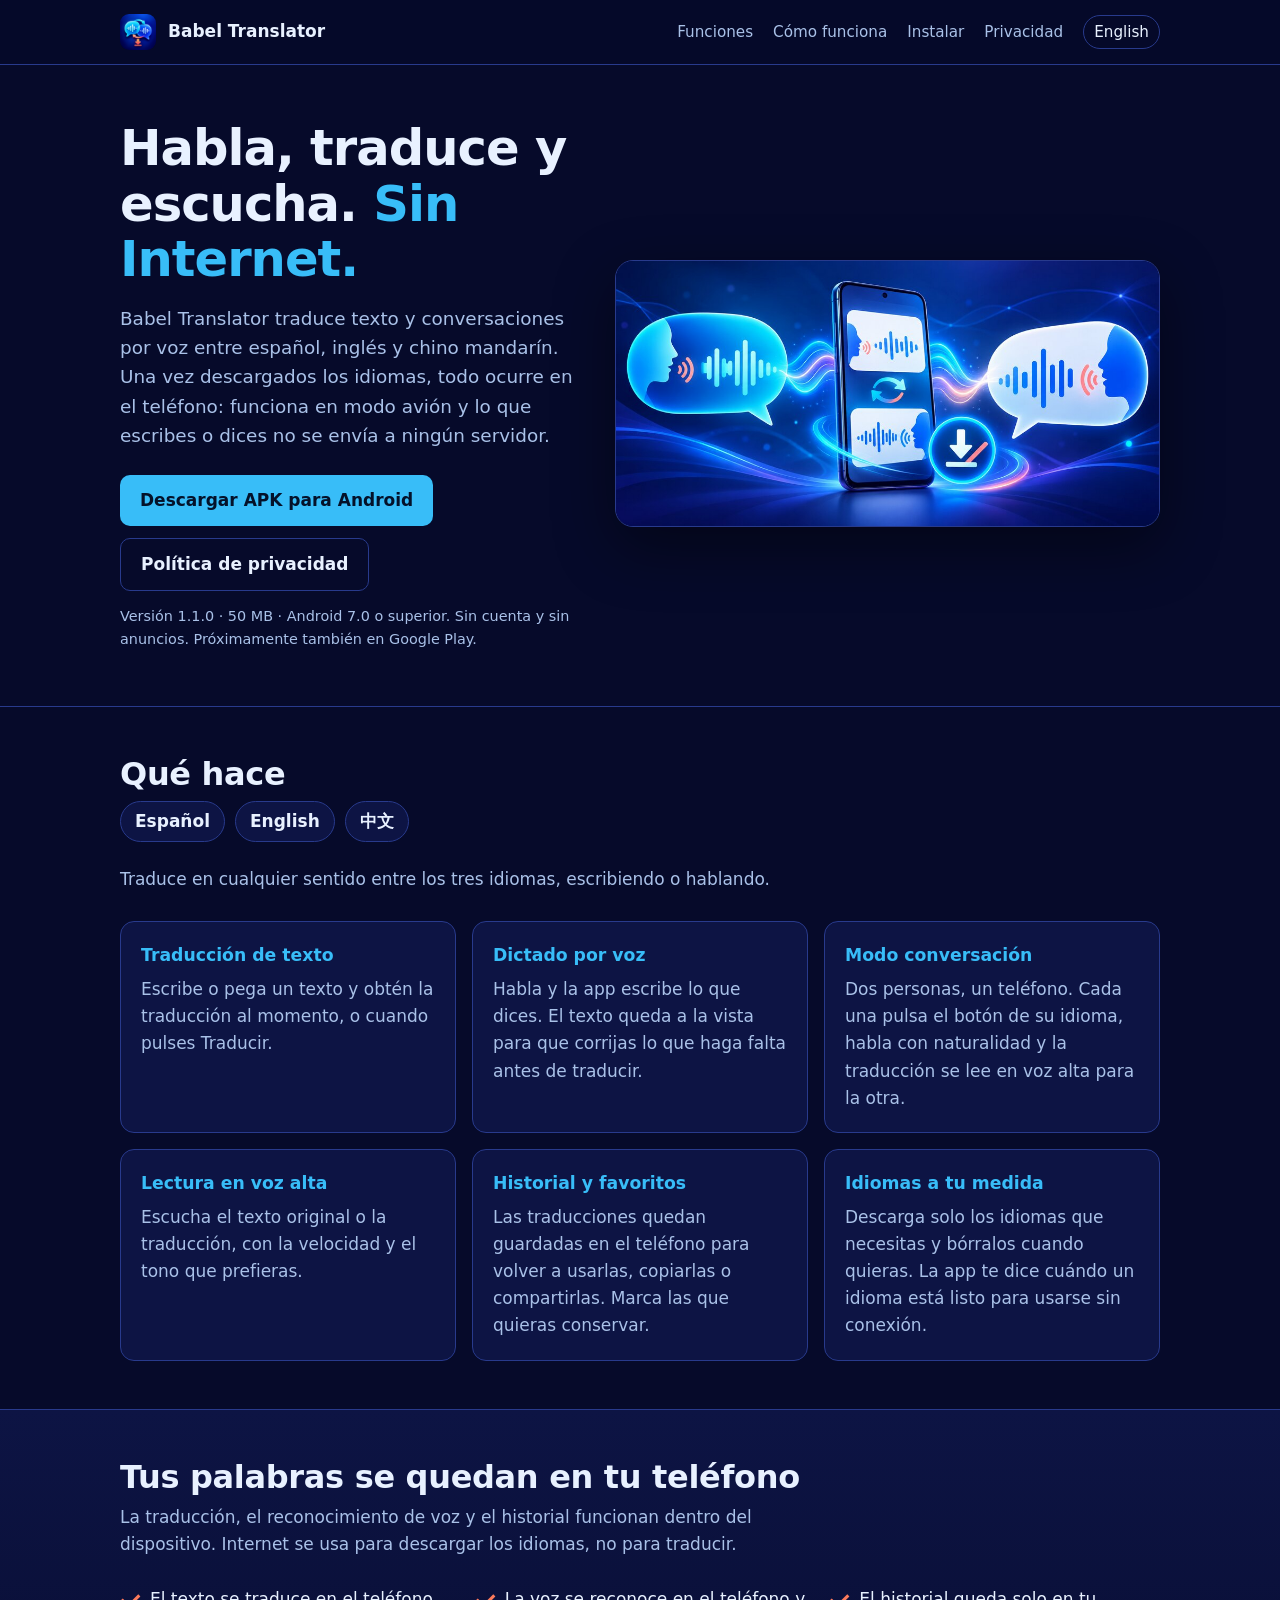
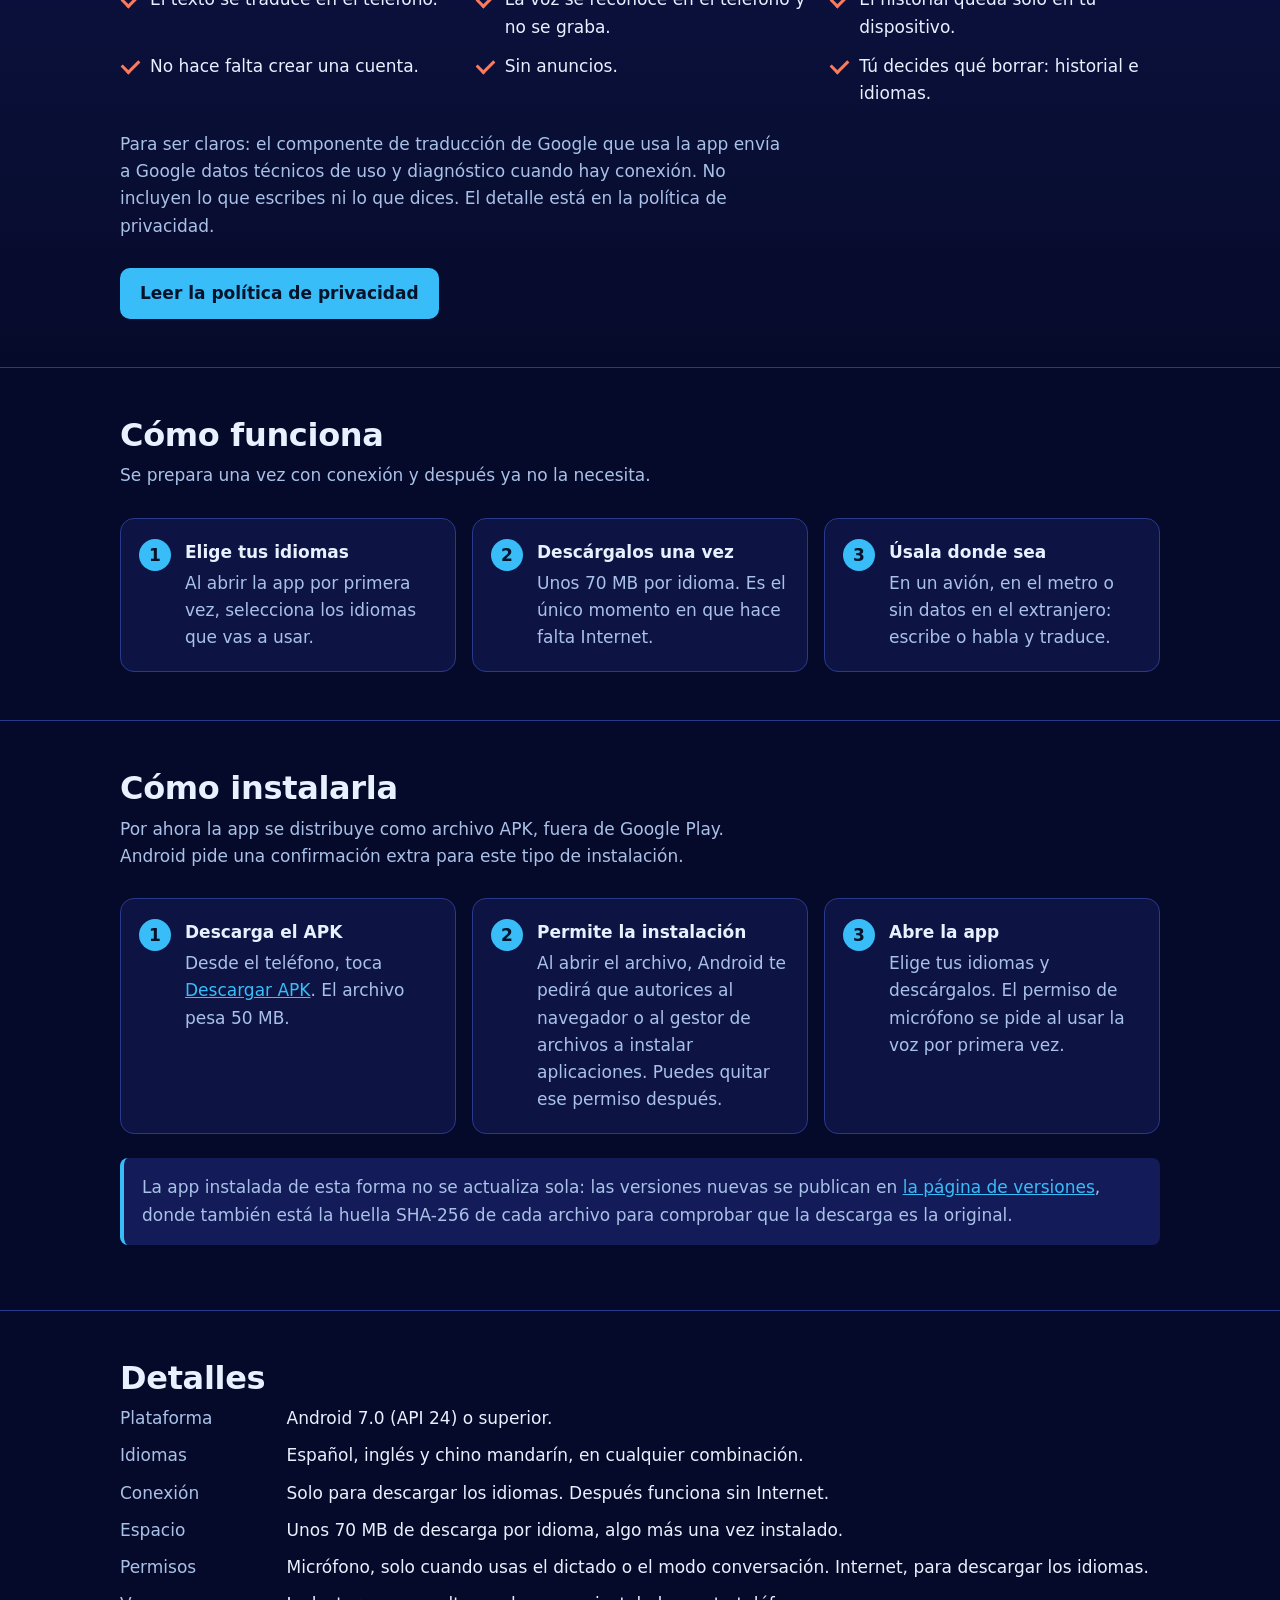
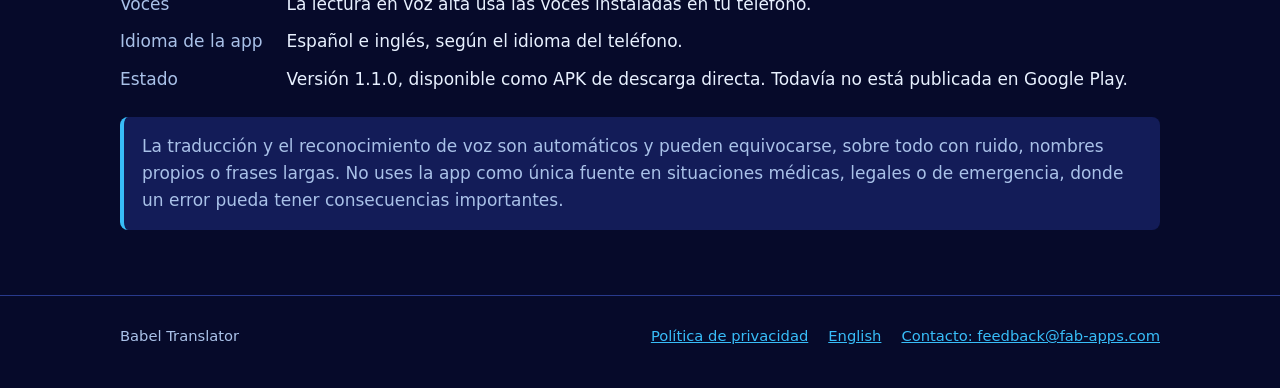
<file: index.html>
<!doctype html>
<html lang="es">
  <head>
    <meta charset="utf-8" />
    <meta name="viewport" content="width=device-width, initial-scale=1" />
    <title>Babel Translator — Traduce por voz y texto sin Internet</title>
    <meta
      name="description"
      content="App Android que traduce texto y conversaciones por voz entre español, inglés y chino mandarín. Después de descargar los idiomas funciona sin Internet: lo que escribes y dices no sale del teléfono."
    />
    <meta name="theme-color" content="#060a2a" />
    <meta property="og:type" content="website" />
    <meta property="og:title" content="Babel Translator" />
    <meta
      property="og:description"
      content="Traduce texto y conversaciones por voz entre español, inglés y chino. En tu teléfono, sin Internet."
    />
    <meta property="og:image" content="assets/hero.jpg" />
    <link rel="icon" type="image/png" href="assets/favicon.png" />
    <link rel="alternate" hreflang="en" href="en/" />
    <link rel="stylesheet" href="assets/styles.css" />
  </head>
  <body>
    <header class="site-header">
      <div class="wrap">
        <a class="brand" href="./">
          <img src="assets/icon-192.png" alt="" width="36" height="36" />
          Babel Translator
        </a>
        <nav class="site-nav" aria-label="Principal">
          <a class="optional" href="#funciones">Funciones</a>
          <a class="optional" href="#como-funciona">Cómo funciona</a>
          <a class="optional" href="#instalar">Instalar</a>
          <a href="privacidad.html">Privacidad</a>
          <a class="lang" href="en/" lang="en" hreflang="en">English</a>
        </nav>
      </div>
    </header>

    <main>
      <section class="hero">
        <div class="wrap hero-grid">
          <div>
            <h1>Habla, traduce y escucha. <span>Sin Internet.</span></h1>
            <p class="lead">
              Babel Translator traduce texto y conversaciones por voz entre español, inglés y chino mandarín. Una
              vez descargados los idiomas, todo ocurre en el teléfono: funciona en modo avión y lo que escribes o
              dices no se envía a ningún servidor.
            </p>
            <div class="actions">
              <a class="button button-primary" href="https://github.com/franbenaglia/babelTranslatorLanding/releases/latest/download/babel-translator.apk">Descargar APK para Android</a>
              <a class="button button-ghost" href="privacidad.html">Política de privacidad</a>
            </div>
            <p class="fine">
              Versión 1.1.0 · 50 MB · Android 7.0 o superior. Sin cuenta y sin anuncios. Próximamente también en
              Google Play.
            </p>
          </div>
          <img
            class="hero-art"
            src="assets/hero.jpg"
            width="1024"
            height="500"
            alt="Ilustración de un teléfono entre dos personas que hablan: la voz de cada una se convierte en la del otro idioma"
          />
        </div>
      </section>

      <section id="funciones">
        <div class="wrap">
          <h2>Qué hace</h2>
          <ul class="langs" aria-label="Idiomas disponibles">
            <li>Español</li>
            <li lang="en">English</li>
            <li lang="zh">中文</li>
          </ul>
          <p class="section-lead">Traduce en cualquier sentido entre los tres idiomas, escribiendo o hablando.</p>
          <ul class="cards">
            <li class="card">
              <h3>Traducción de texto</h3>
              <p>Escribe o pega un texto y obtén la traducción al momento, o cuando pulses Traducir.</p>
            </li>
            <li class="card">
              <h3>Dictado por voz</h3>
              <p>
                Habla y la app escribe lo que dices. El texto queda a la vista para que corrijas lo que haga falta
                antes de traducir.
              </p>
            </li>
            <li class="card">
              <h3>Modo conversación</h3>
              <p>
                Dos personas, un teléfono. Cada una pulsa el botón de su idioma, habla con naturalidad y la
                traducción se lee en voz alta para la otra.
              </p>
            </li>
            <li class="card">
              <h3>Lectura en voz alta</h3>
              <p>Escucha el texto original o la traducción, con la velocidad y el tono que prefieras.</p>
            </li>
            <li class="card">
              <h3>Historial y favoritos</h3>
              <p>
                Las traducciones quedan guardadas en el teléfono para volver a usarlas, copiarlas o compartirlas.
                Marca las que quieras conservar.
              </p>
            </li>
            <li class="card">
              <h3>Idiomas a tu medida</h3>
              <p>
                Descarga solo los idiomas que necesitas y bórralos cuando quieras. La app te dice cuándo un idioma
                está listo para usarse sin conexión.
              </p>
            </li>
          </ul>
        </div>
      </section>

      <section class="privacy-band" id="privacidad">
        <div class="wrap">
          <h2>Tus palabras se quedan en tu teléfono</h2>
          <p class="section-lead">
            La traducción, el reconocimiento de voz y el historial funcionan dentro del dispositivo. Internet se usa
            para descargar los idiomas, no para traducir.
          </p>
          <ul class="checks">
            <li>El texto se traduce en el teléfono.</li>
            <li>La voz se reconoce en el teléfono y no se graba.</li>
            <li>El historial queda solo en tu dispositivo.</li>
            <li>No hace falta crear una cuenta.</li>
            <li>Sin anuncios.</li>
            <li>Tú decides qué borrar: historial e idiomas.</li>
          </ul>
          <p class="section-lead">
            Para ser claros: el componente de traducción de Google que usa la app envía a Google datos técnicos de
            uso y diagnóstico cuando hay conexión. No incluyen lo que escribes ni lo que dices. El detalle está en la
            política de privacidad.
          </p>
          <a class="button button-primary" href="privacidad.html">Leer la política de privacidad</a>
        </div>
      </section>

      <section id="como-funciona">
        <div class="wrap">
          <h2>Cómo funciona</h2>
          <p class="section-lead">Se prepara una vez con conexión y después ya no la necesita.</p>
          <ol class="steps">
            <li>
              <strong>Elige tus idiomas</strong>
              <span>Al abrir la app por primera vez, selecciona los idiomas que vas a usar.</span>
            </li>
            <li>
              <strong>Descárgalos una vez</strong>
              <span>Unos 70 MB por idioma. Es el único momento en que hace falta Internet.</span>
            </li>
            <li>
              <strong>Úsala donde sea</strong>
              <span>En un avión, en el metro o sin datos en el extranjero: escribe o habla y traduce.</span>
            </li>
          </ol>
        </div>
      </section>

      <section id="instalar">
        <div class="wrap">
          <h2>Cómo instalarla</h2>
          <p class="section-lead">
            Por ahora la app se distribuye como archivo APK, fuera de Google Play. Android pide una confirmación
            extra para este tipo de instalación.
          </p>
          <ol class="steps">
            <li>
              <strong>Descarga el APK</strong>
              <span>Desde el teléfono, toca <a href="https://github.com/franbenaglia/babelTranslatorLanding/releases/latest/download/babel-translator.apk">Descargar APK</a>. El archivo pesa 50 MB.</span>
            </li>
            <li>
              <strong>Permite la instalación</strong>
              <span>
                Al abrir el archivo, Android te pedirá que autorices al navegador o al gestor de archivos a
                instalar aplicaciones. Puedes quitar ese permiso después.
              </span>
            </li>
            <li>
              <strong>Abre la app</strong>
              <span>Elige tus idiomas y descárgalos. El permiso de micrófono se pide al usar la voz por primera vez.</span>
            </li>
          </ol>
          <p class="note">
            La app instalada de esta forma no se actualiza sola: las versiones nuevas se publican en
            <a href="https://github.com/franbenaglia/babelTranslatorLanding/releases">la página de versiones</a>, donde también está la huella SHA-256 de cada archivo para
            comprobar que la descarga es la original.
          </p>
        </div>
      </section>

      <section id="detalles">
        <div class="wrap">
          <h2>Detalles</h2>
          <dl class="facts">
            <dt>Plataforma</dt>
            <dd>Android 7.0 (API 24) o superior.</dd>
            <dt>Idiomas</dt>
            <dd>Español, inglés y chino mandarín, en cualquier combinación.</dd>
            <dt>Conexión</dt>
            <dd>Solo para descargar los idiomas. Después funciona sin Internet.</dd>
            <dt>Espacio</dt>
            <dd>Unos 70 MB de descarga por idioma, algo más una vez instalado.</dd>
            <dt>Permisos</dt>
            <dd>Micrófono, solo cuando usas el dictado o el modo conversación. Internet, para descargar los idiomas.</dd>
            <dt>Voces</dt>
            <dd>La lectura en voz alta usa las voces instaladas en tu teléfono.</dd>
            <dt>Idioma de la app</dt>
            <dd>Español e inglés, según el idioma del teléfono.</dd>
            <dt>Estado</dt>
            <dd>Versión 1.1.0, disponible como APK de descarga directa. Todavía no está publicada en Google Play.</dd>
          </dl>
          <p class="note">
            La traducción y el reconocimiento de voz son automáticos y pueden equivocarse, sobre todo con ruido,
            nombres propios o frases largas. No uses la app como única fuente en situaciones médicas, legales o de
            emergencia, donde un error pueda tener consecuencias importantes.
          </p>
        </div>
      </section>
    </main>

    <footer class="site-footer">
      <div class="wrap">
        <span>Babel Translator</span>
        <nav aria-label="Pie de página">
          <a href="privacidad.html">Política de privacidad</a>
          <a href="en/" lang="en" hreflang="en">English</a>
          <a href="mailto:feedback@fab-apps.com">Contacto: feedback@fab-apps.com</a>
        </nav>
      </div>
    </footer>
  </body>
</html>
</file>
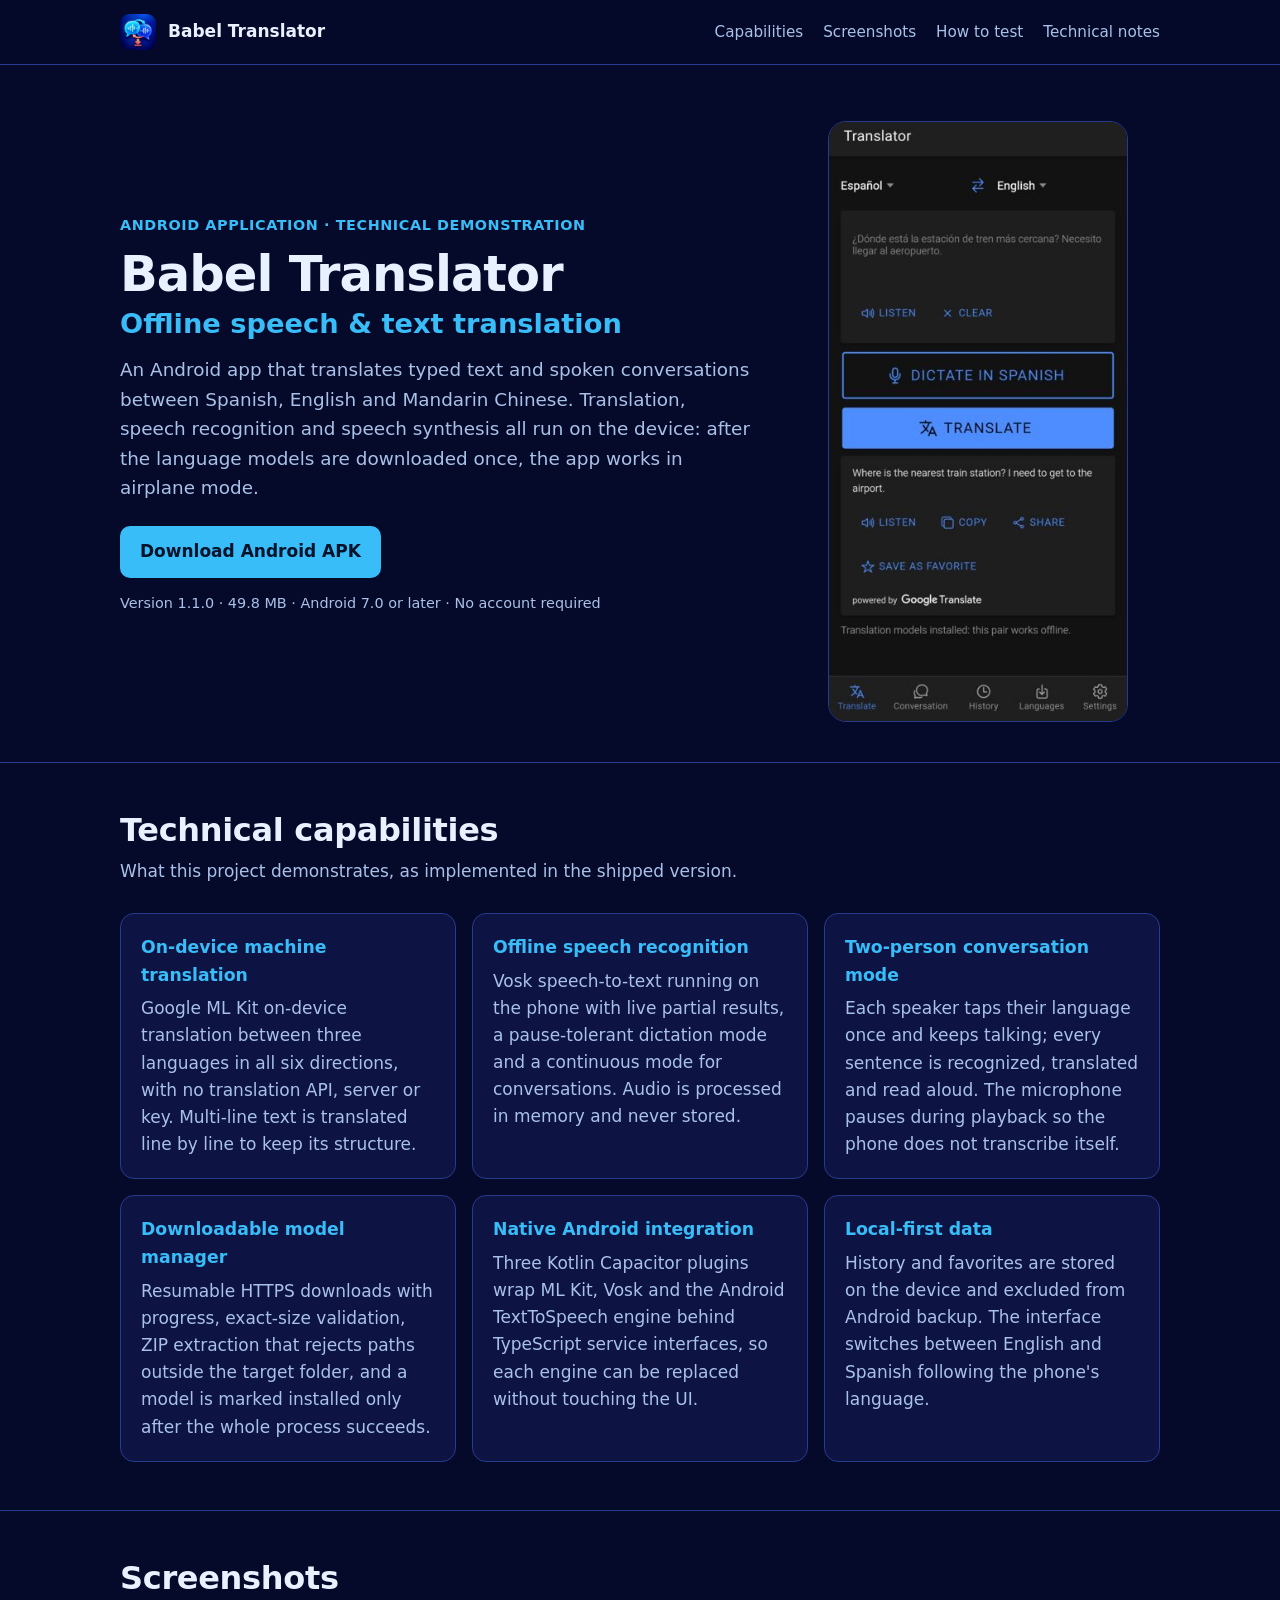
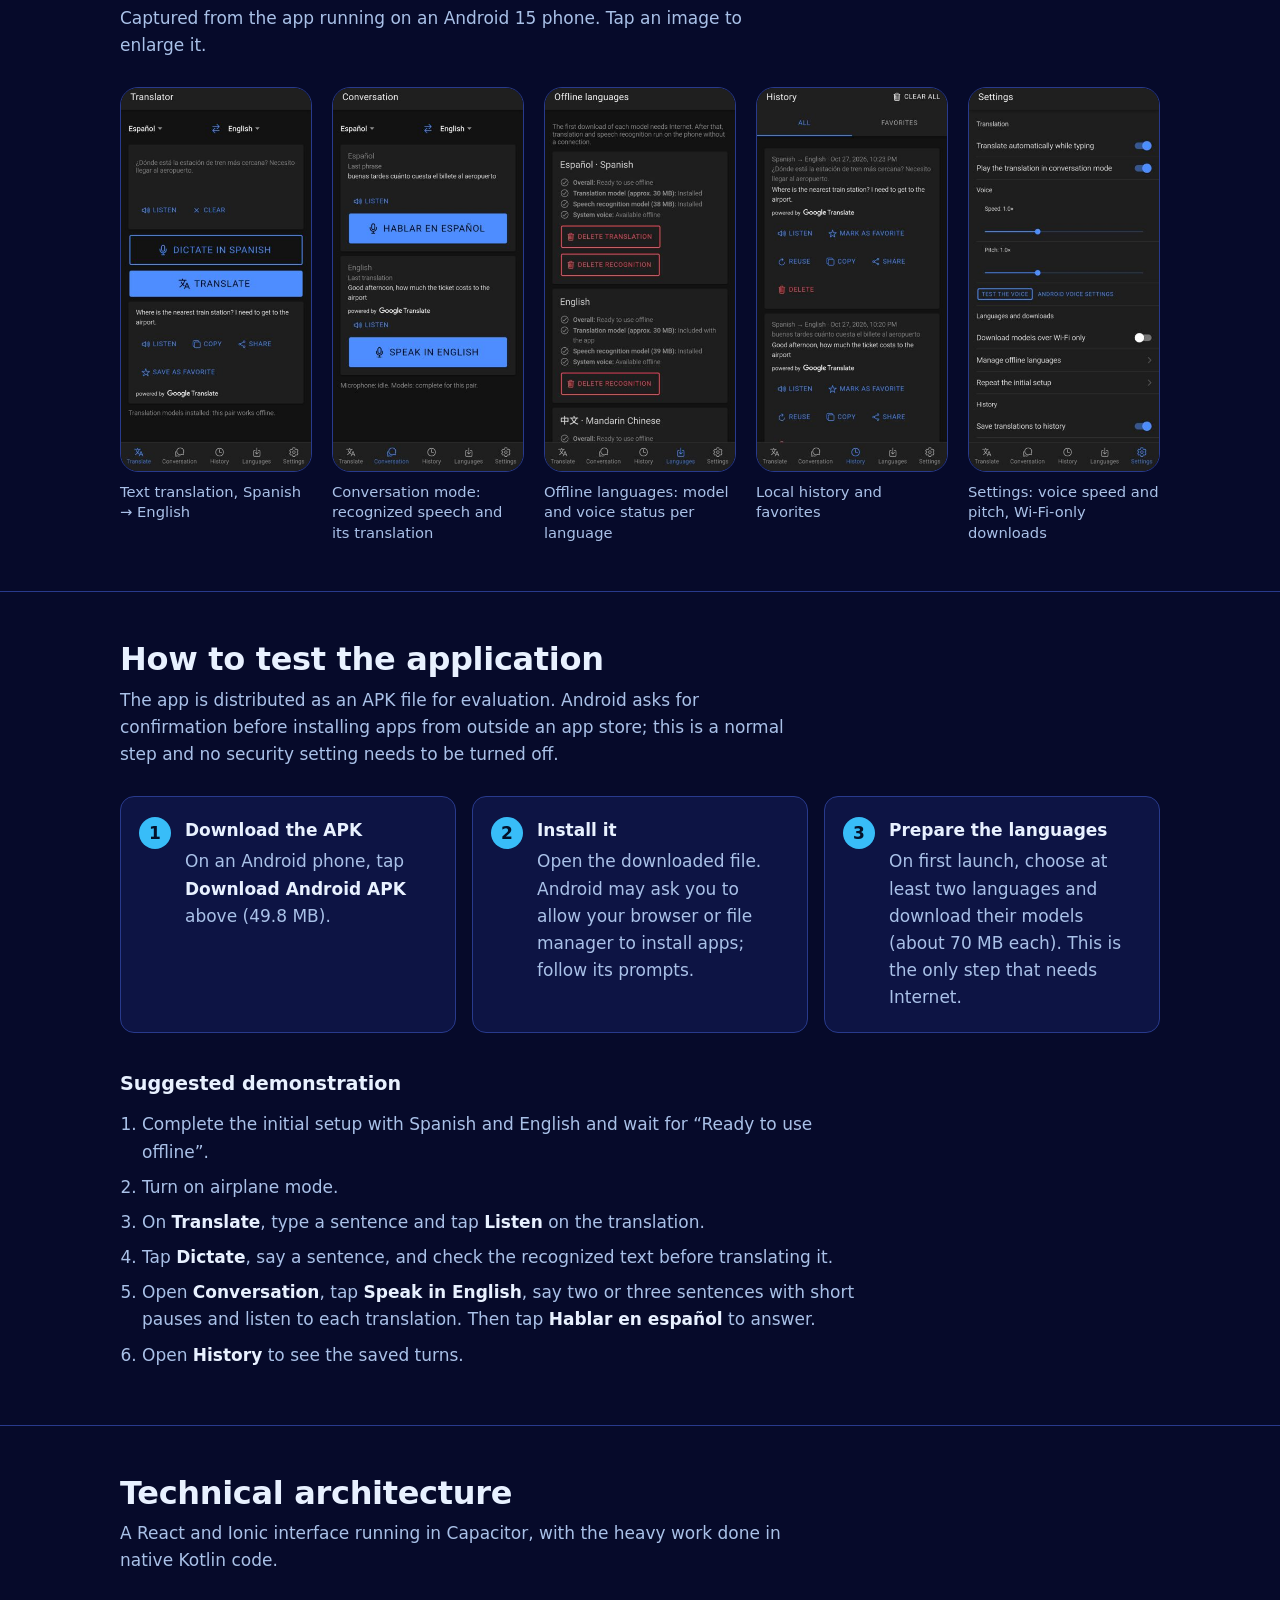
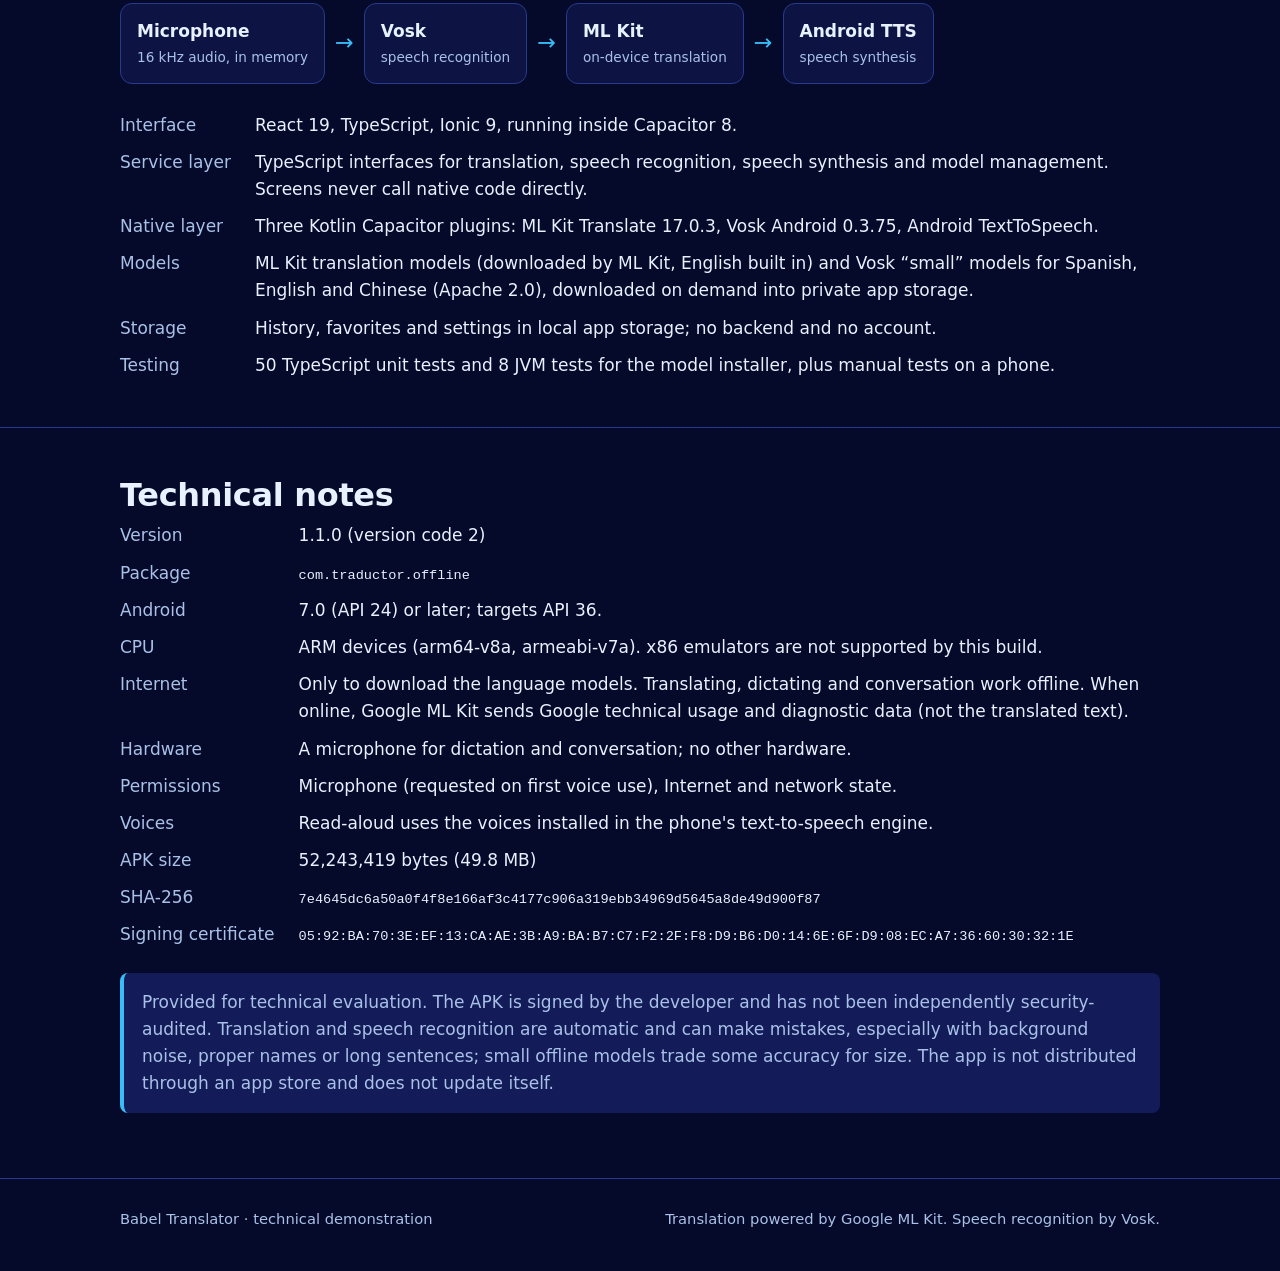
<file: demo/index.html>
<!doctype html>
<html lang="en">
  <head>
    <meta charset="utf-8" />
    <meta name="viewport" content="width=device-width, initial-scale=1" />
    <!--
      Indexing: this demo page is kept out of search engines on purpose.
      To allow indexing later, change the content to "index, follow".
      noindex is not access control: anyone with the URL can open this page.
    -->
    <meta name="robots" content="noindex, follow" />
    <title>Babel Translator — Android app technical demo</title>
    <meta
      name="description"
      content="Technical demonstration of Babel Translator, an Android app that translates text and speech between Spanish, English and Mandarin Chinese entirely on the device."
    />
    <meta name="theme-color" content="#060a2a" />
    <link rel="icon" type="image/png" href="../assets/favicon.png" />
    <link rel="stylesheet" href="../assets/styles.css" />
    <link rel="stylesheet" href="demo.css" />
  </head>
  <body>
    <header class="site-header">
      <div class="wrap">
        <span class="brand">
          <img src="../assets/icon-192.png" alt="" width="36" height="36" />
          Babel Translator
        </span>
        <nav class="site-nav" aria-label="Sections">
          <a class="optional" href="#capabilities">Capabilities</a>
          <a class="optional" href="#screenshots">Screenshots</a>
          <a class="optional" href="#test">How to test</a>
          <a href="#notes">Technical notes</a>
        </nav>
      </div>
    </header>

    <main>
      <section class="hero">
        <div class="wrap hero-grid">
          <div>
            <p class="eyebrow">Android application · technical demonstration</p>
            <h1>Babel Translator <span>Offline speech &amp; text translation</span></h1>
            <p class="lead">
              An Android app that translates typed text and spoken conversations between Spanish, English and
              Mandarin Chinese. Translation, speech recognition and speech synthesis all run on the device: after
              the language models are downloaded once, the app works in airplane mode.
            </p>
            <div class="actions">
              <a
                class="button button-primary"
                href="https://github.com/franbenaglia/babelTranslatorLanding/releases/download/v1.1.0/babel-translator-v1.1.0.apk"
                type="application/vnd.android.package-archive"
                download
                >Download Android APK</a
              >
            </div>
            <p class="fine">Version 1.1.0 · 49.8 MB · Android 7.0 or later · No account required</p>
          </div>
          <figure class="hero-shot">
            <img
              src="img/translator.jpg"
              width="360"
              height="724"
              alt="Translator screen: a Spanish sentence typed in the text box and its English translation below"
            />
          </figure>
        </div>
      </section>

      <section id="capabilities">
        <div class="wrap">
          <h2>Technical capabilities</h2>
          <p class="section-lead">What this project demonstrates, as implemented in the shipped version.</p>
          <ul class="cards">
            <li class="card">
              <h3>On-device machine translation</h3>
              <p>
                Google ML Kit on-device translation between three languages in all six directions, with no
                translation API, server or key. Multi-line text is translated line by line to keep its structure.
              </p>
            </li>
            <li class="card">
              <h3>Offline speech recognition</h3>
              <p>
                Vosk speech-to-text running on the phone with live partial results, a pause-tolerant dictation
                mode and a continuous mode for conversations. Audio is processed in memory and never stored.
              </p>
            </li>
            <li class="card">
              <h3>Two-person conversation mode</h3>
              <p>
                Each speaker taps their language once and keeps talking; every sentence is recognized, translated
                and read aloud. The microphone pauses during playback so the phone does not transcribe itself.
              </p>
            </li>
            <li class="card">
              <h3>Downloadable model manager</h3>
              <p>
                Resumable HTTPS downloads with progress, exact-size validation, ZIP extraction that rejects paths
                outside the target folder, and a model is marked installed only after the whole process succeeds.
              </p>
            </li>
            <li class="card">
              <h3>Native Android integration</h3>
              <p>
                Three Kotlin Capacitor plugins wrap ML Kit, Vosk and the Android TextToSpeech engine behind
                TypeScript service interfaces, so each engine can be replaced without touching the UI.
              </p>
            </li>
            <li class="card">
              <h3>Local-first data</h3>
              <p>
                History and favorites are stored on the device and excluded from Android backup. The interface
                switches between English and Spanish following the phone's language.
              </p>
            </li>
          </ul>
        </div>
      </section>

      <section id="screenshots">
        <div class="wrap">
          <h2>Screenshots</h2>
          <p class="section-lead">Captured from the app running on an Android 15 phone. Tap an image to enlarge it.</p>
          <ul class="gallery">
            <li>
              <figure>
                <a href="img/translator-large.jpg" class="shot">
                  <img
                    src="img/translator.jpg"
                    width="360"
                    height="724"
                    loading="lazy"
                    alt="Translator screen with a Spanish sentence and its English translation"
                  />
                </a>
                <figcaption>Text translation, Spanish → English</figcaption>
              </figure>
            </li>
            <li>
              <figure>
                <a href="img/conversation-large.jpg" class="shot">
                  <img
                    src="img/conversation.jpg"
                    width="360"
                    height="724"
                    loading="lazy"
                    alt="Conversation screen showing a recognized Spanish phrase and its English translation"
                  />
                </a>
                <figcaption>Conversation mode: recognized speech and its translation</figcaption>
              </figure>
            </li>
            <li>
              <figure>
                <a href="img/languages-large.jpg" class="shot">
                  <img
                    src="img/languages.jpg"
                    width="360"
                    height="724"
                    loading="lazy"
                    alt="Offline languages screen listing translation model, speech model and system voice status for each language"
                  />
                </a>
                <figcaption>Offline languages: model and voice status per language</figcaption>
              </figure>
            </li>
            <li>
              <figure>
                <a href="img/history-large.jpg" class="shot">
                  <img
                    src="img/history.jpg"
                    width="360"
                    height="724"
                    loading="lazy"
                    alt="History screen with saved translations and actions to listen, favorite, reuse, copy and share"
                  />
                </a>
                <figcaption>Local history and favorites</figcaption>
              </figure>
            </li>
            <li>
              <figure>
                <a href="img/settings-large.jpg" class="shot">
                  <img
                    src="img/settings.jpg"
                    width="360"
                    height="724"
                    loading="lazy"
                    alt="Settings screen with automatic translation, voice speed and pitch, and download options"
                  />
                </a>
                <figcaption>Settings: voice speed and pitch, Wi-Fi-only downloads</figcaption>
              </figure>
            </li>
          </ul>
        </div>
      </section>

      <section id="test">
        <div class="wrap">
          <h2>How to test the application</h2>
          <p class="section-lead">
            The app is distributed as an APK file for evaluation. Android asks for confirmation before installing
            apps from outside an app store; this is a normal step and no security setting needs to be turned off.
          </p>
          <ol class="steps">
            <li>
              <strong>Download the APK</strong>
              <span>On an Android phone, tap <em>Download Android APK</em> above (49.8 MB).</span>
            </li>
            <li>
              <strong>Install it</strong>
              <span>
                Open the downloaded file. Android may ask you to allow your browser or file manager to install
                apps; follow its prompts.
              </span>
            </li>
            <li>
              <strong>Prepare the languages</strong>
              <span>
                On first launch, choose at least two languages and download their models (about 70 MB each). This
                is the only step that needs Internet.
              </span>
            </li>
          </ol>

          <h3 class="sub">Suggested demonstration</h3>
          <ol class="demo-steps">
            <li>Complete the initial setup with Spanish and English and wait for “Ready to use offline”.</li>
            <li>Turn on airplane mode.</li>
            <li>On <em>Translate</em>, type a sentence and tap <em>Listen</em> on the translation.</li>
            <li>Tap <em>Dictate</em>, say a sentence, and check the recognized text before translating it.</li>
            <li>
              Open <em>Conversation</em>, tap <em>Speak in English</em>, say two or three sentences with short
              pauses and listen to each translation. Then tap <em>Hablar en español</em> to answer.
            </li>
            <li>Open <em>History</em> to see the saved turns.</li>
          </ol>
        </div>
      </section>

      <section id="architecture">
        <div class="wrap">
          <h2>Technical architecture</h2>
          <p class="section-lead">
            A React and Ionic interface running in Capacitor, with the heavy work done in native Kotlin code.
          </p>
          <div class="flow" role="img" aria-label="Voice translation pipeline: microphone to Vosk speech recognition, to ML Kit translation, to Android text-to-speech, all on the device">
            <span class="node">Microphone<small>16 kHz audio, in memory</small></span>
            <span class="arrow" aria-hidden="true">→</span>
            <span class="node">Vosk<small>speech recognition</small></span>
            <span class="arrow" aria-hidden="true">→</span>
            <span class="node">ML Kit<small>on-device translation</small></span>
            <span class="arrow" aria-hidden="true">→</span>
            <span class="node">Android TTS<small>speech synthesis</small></span>
          </div>
          <dl class="facts">
            <dt>Interface</dt>
            <dd>React 19, TypeScript, Ionic 9, running inside Capacitor 8.</dd>
            <dt>Service layer</dt>
            <dd>
              TypeScript interfaces for translation, speech recognition, speech synthesis and model management.
              Screens never call native code directly.
            </dd>
            <dt>Native layer</dt>
            <dd>Three Kotlin Capacitor plugins: ML Kit Translate 17.0.3, Vosk Android 0.3.75, Android TextToSpeech.</dd>
            <dt>Models</dt>
            <dd>
              ML Kit translation models (downloaded by ML Kit, English built in) and Vosk “small” models for
              Spanish, English and Chinese (Apache 2.0), downloaded on demand into private app storage.
            </dd>
            <dt>Storage</dt>
            <dd>History, favorites and settings in local app storage; no backend and no account.</dd>
            <dt>Testing</dt>
            <dd>50 TypeScript unit tests and 8 JVM tests for the model installer, plus manual tests on a phone.</dd>
          </dl>
        </div>
      </section>

      <section id="notes">
        <div class="wrap">
          <h2>Technical notes</h2>
          <dl class="facts">
            <dt>Version</dt>
            <dd>1.1.0 (version code 2)</dd>
            <dt>Package</dt>
            <dd><code>com.traductor.offline</code></dd>
            <dt>Android</dt>
            <dd>7.0 (API 24) or later; targets API 36.</dd>
            <dt>CPU</dt>
            <dd>ARM devices (arm64-v8a, armeabi-v7a). x86 emulators are not supported by this build.</dd>
            <dt>Internet</dt>
            <dd>
              Only to download the language models. Translating, dictating and conversation work offline. When
              online, Google ML Kit sends Google technical usage and diagnostic data (not the translated text).
            </dd>
            <dt>Hardware</dt>
            <dd>A microphone for dictation and conversation; no other hardware.</dd>
            <dt>Permissions</dt>
            <dd>Microphone (requested on first voice use), Internet and network state.</dd>
            <dt>Voices</dt>
            <dd>Read-aloud uses the voices installed in the phone's text-to-speech engine.</dd>
            <dt>APK size</dt>
            <dd>52,243,419 bytes (49.8 MB)</dd>
            <dt>SHA-256</dt>
            <dd><code>7e4645dc6a50a0f4f8e166af3c4177c906a319ebb34969d5645a8de49d900f87</code></dd>
            <dt>Signing certificate</dt>
            <dd>
              <code>05:92:BA:70:3E:EF:13:CA:AE:3B:A9:BA:B7:C7:F2:2F:F8:D9:B6:D0:14:6E:6F:D9:08:EC:A7:36:60:30:32:1E</code>
            </dd>
          </dl>
          <p class="note">
            Provided for technical evaluation. The APK is signed by the developer and has not been independently
            security-audited. Translation and speech recognition are automatic and can make mistakes, especially
            with background noise, proper names or long sentences; small offline models trade some accuracy for
            size. The app is not distributed through an app store and does not update itself.
          </p>
        </div>
      </section>
    </main>

    <footer class="site-footer">
      <div class="wrap">
        <span>Babel Translator · technical demonstration</span>
        <span>Translation powered by Google ML Kit. Speech recognition by Vosk.</span>
      </div>
    </footer>

    <dialog id="lightbox" aria-label="Enlarged screenshot">
      <form method="dialog">
        <button class="lightbox-close" aria-label="Close">×</button>
      </form>
      <img alt="" />
      <p class="lightbox-caption"></p>
    </dialog>

    <script>
      // Lightbox: opens screenshots in a native <dialog>. Without JavaScript the links open the image directly.
      (function () {
        var dialog = document.getElementById('lightbox');
        if (!dialog || typeof dialog.showModal !== 'function') return;
        var image = dialog.querySelector('img');
        var caption = dialog.querySelector('.lightbox-caption');
        document.querySelectorAll('a.shot').forEach(function (link) {
          link.addEventListener('click', function (event) {
            event.preventDefault();
            var thumb = link.querySelector('img');
            var figcaption = link.closest('figure').querySelector('figcaption');
            image.src = link.getAttribute('href');
            image.alt = thumb.alt;
            caption.textContent = figcaption ? figcaption.textContent : '';
            dialog.showModal();
          });
        });
        dialog.addEventListener('click', function (event) {
          if (event.target === dialog) dialog.close();
        });
      })();
    </script>
  </body>
</html>
</file>
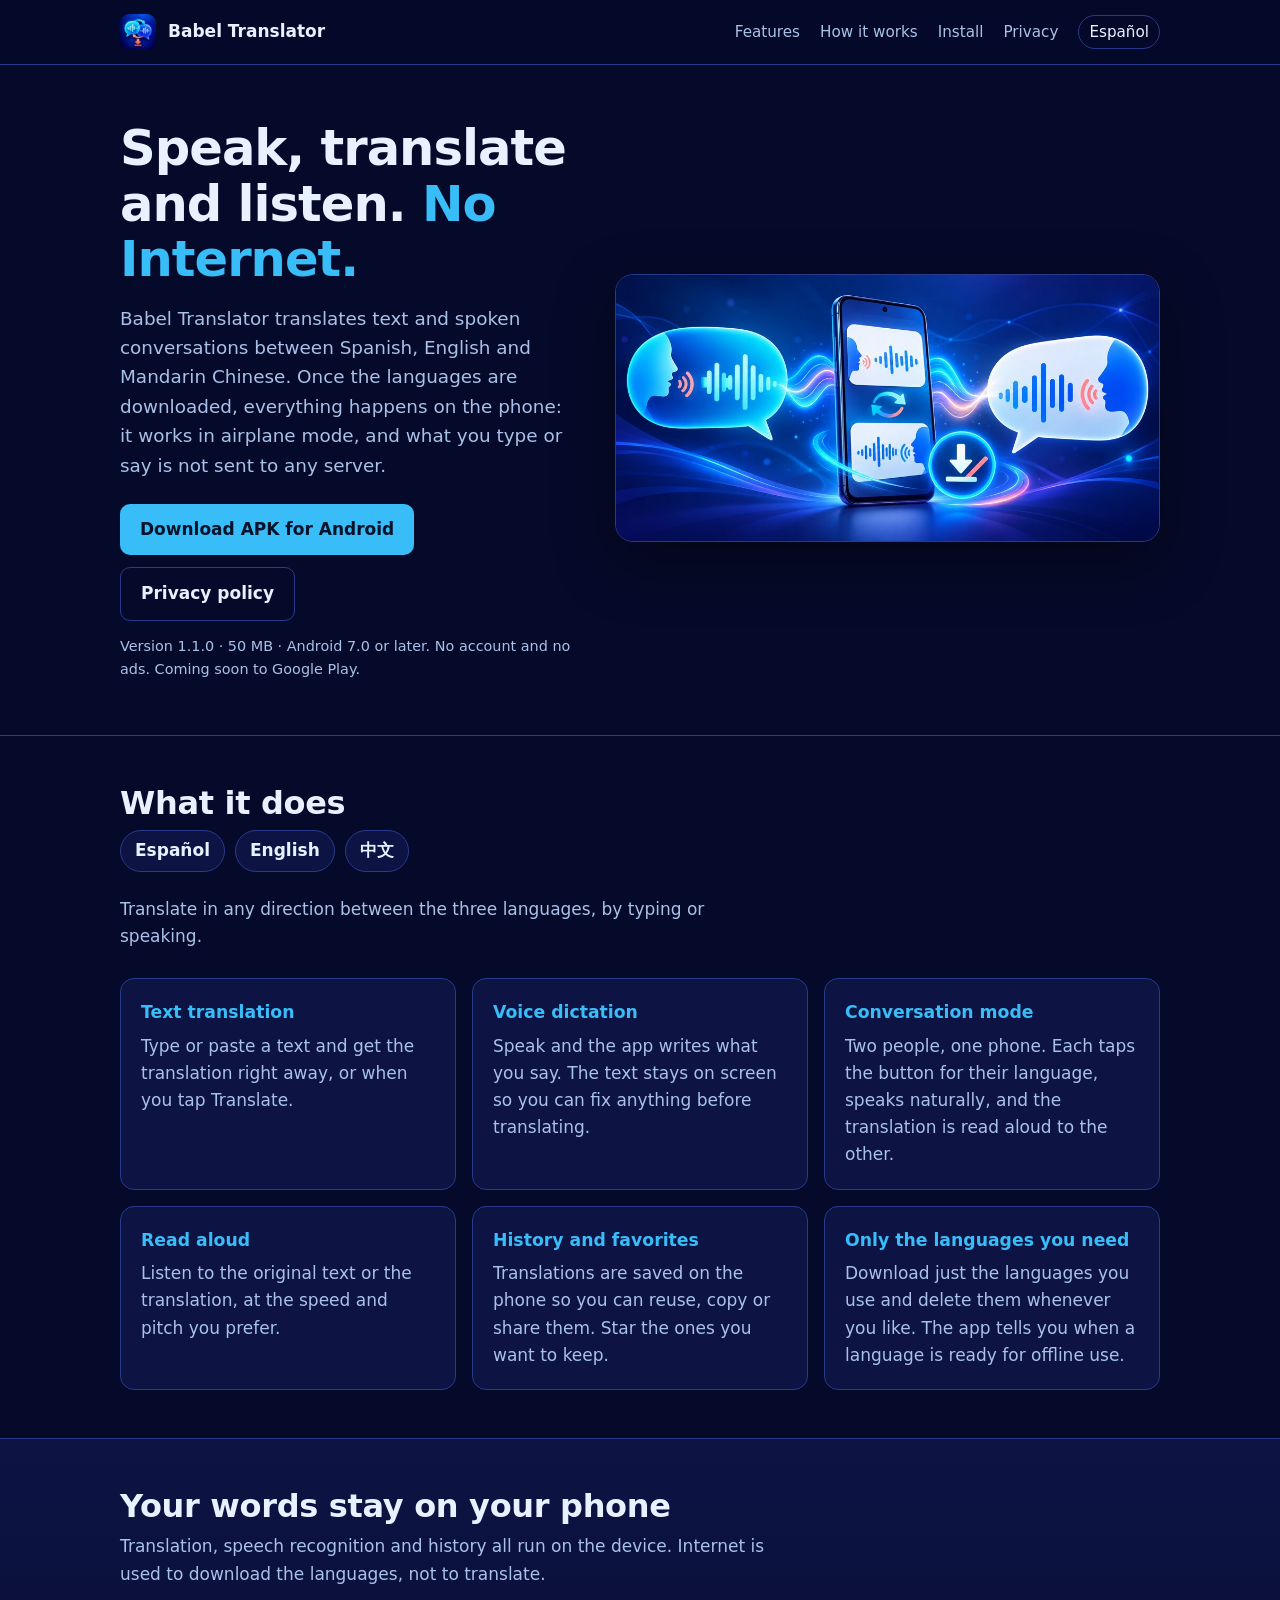
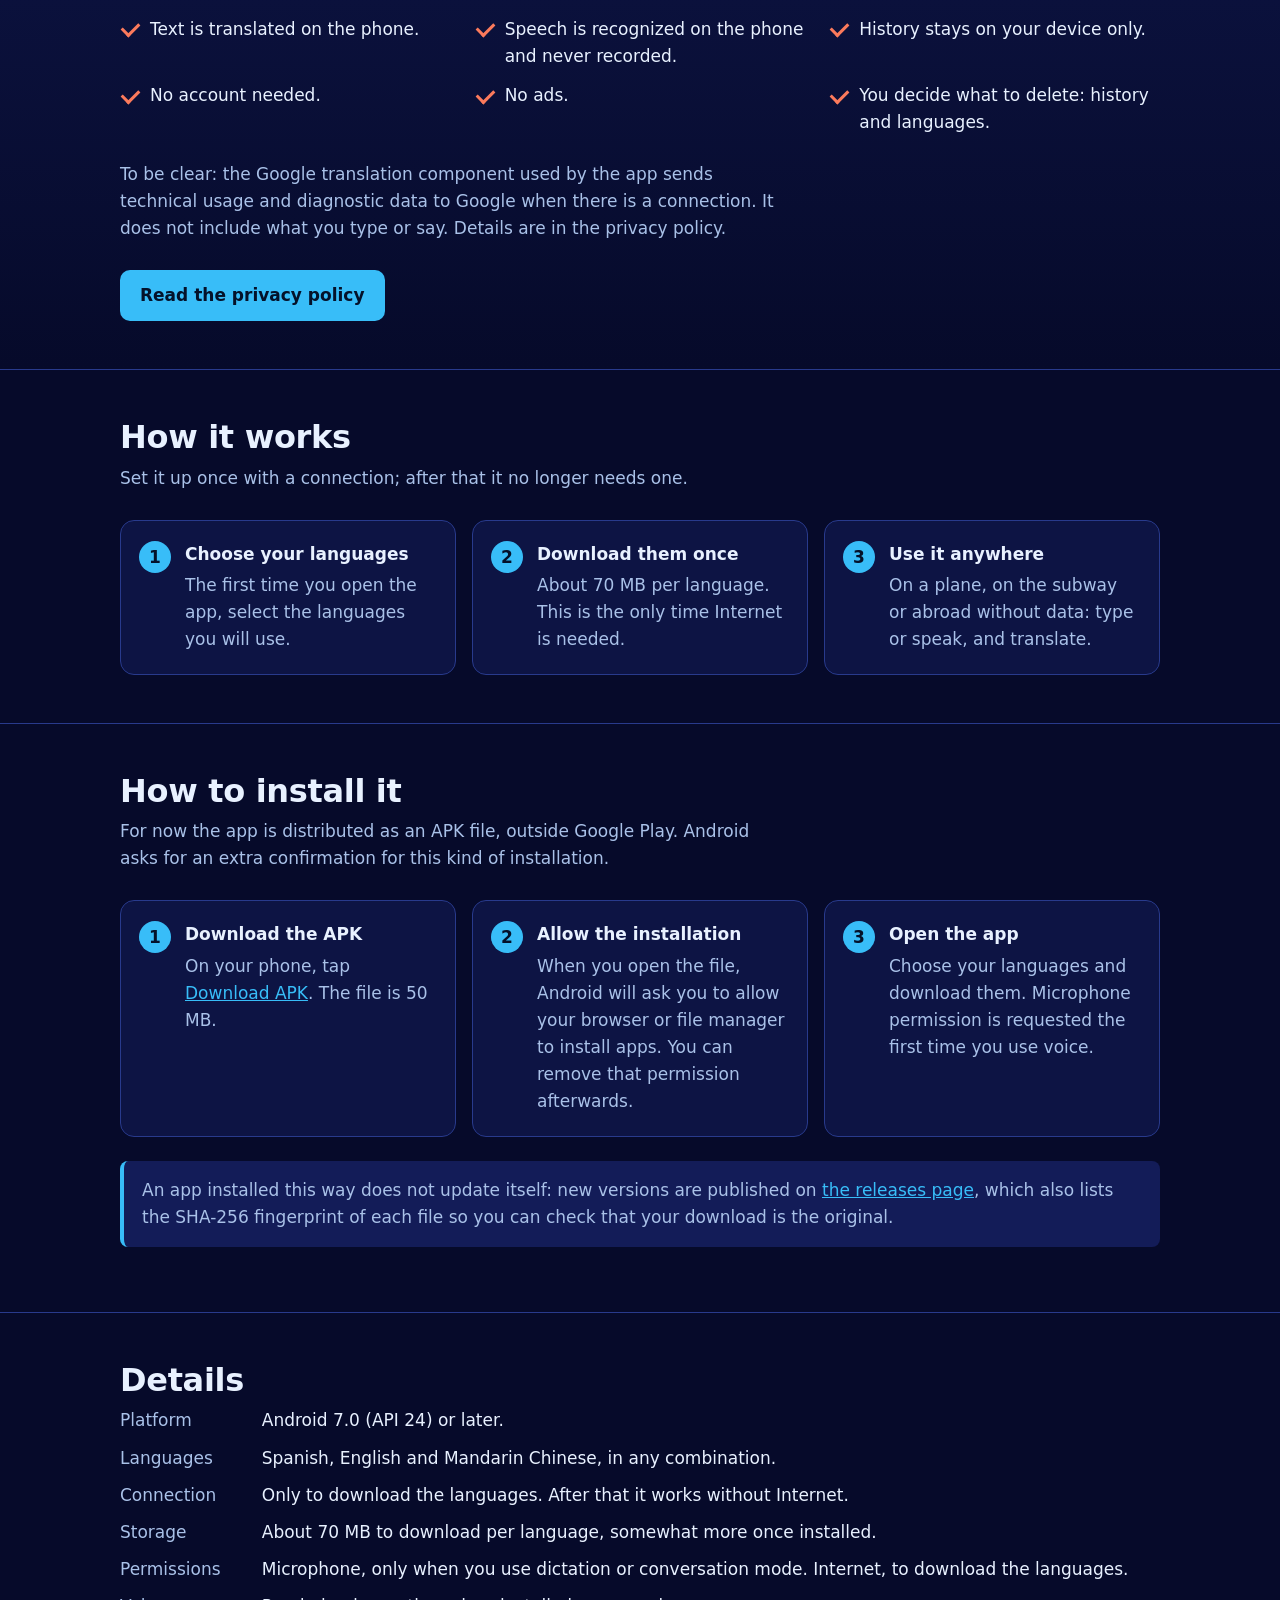
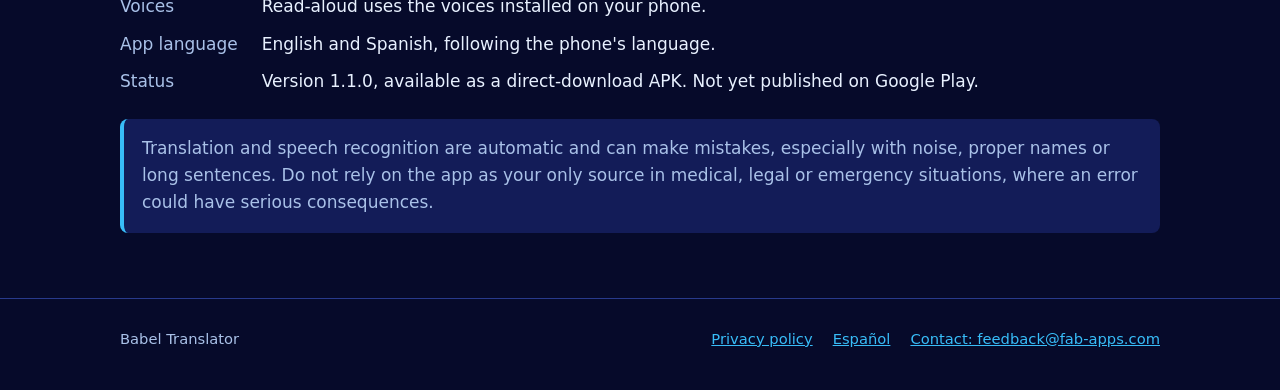
<file: en/index.html>
<!doctype html>
<html lang="en">
  <head>
    <meta charset="utf-8" />
    <meta name="viewport" content="width=device-width, initial-scale=1" />
    <title>Babel Translator — Translate by voice and text without Internet</title>
    <meta
      name="description"
      content="Android app that translates text and spoken conversations between Spanish, English and Mandarin Chinese. Once the languages are downloaded it works without Internet: what you type and say stays on your phone."
    />
    <meta name="theme-color" content="#060a2a" />
    <meta property="og:type" content="website" />
    <meta property="og:title" content="Babel Translator" />
    <meta
      property="og:description"
      content="Translate text and spoken conversations between Spanish, English and Chinese. On your phone, without Internet."
    />
    <meta property="og:image" content="../assets/hero.jpg" />
    <link rel="icon" type="image/png" href="../assets/favicon.png" />
    <link rel="alternate" hreflang="es" href="../" />
    <link rel="stylesheet" href="../assets/styles.css" />
  </head>
  <body>
    <header class="site-header">
      <div class="wrap">
        <a class="brand" href="./">
          <img src="../assets/icon-192.png" alt="" width="36" height="36" />
          Babel Translator
        </a>
        <nav class="site-nav" aria-label="Main">
          <a class="optional" href="#features">Features</a>
          <a class="optional" href="#how-it-works">How it works</a>
          <a class="optional" href="#install">Install</a>
          <a href="privacy.html">Privacy</a>
          <a class="lang" href="../" lang="es" hreflang="es">Español</a>
        </nav>
      </div>
    </header>

    <main>
      <section class="hero">
        <div class="wrap hero-grid">
          <div>
            <h1>Speak, translate and listen. <span>No Internet.</span></h1>
            <p class="lead">
              Babel Translator translates text and spoken conversations between Spanish, English and Mandarin
              Chinese. Once the languages are downloaded, everything happens on the phone: it works in airplane mode,
              and what you type or say is not sent to any server.
            </p>
            <div class="actions">
              <a class="button button-primary" href="https://github.com/franbenaglia/babelTranslatorLanding/releases/latest/download/babel-translator.apk">Download APK for Android</a>
              <a class="button button-ghost" href="privacy.html">Privacy policy</a>
            </div>
            <p class="fine">
              Version 1.1.0 · 50 MB · Android 7.0 or later. No account and no ads. Coming soon to Google Play.
            </p>
          </div>
          <img
            class="hero-art"
            src="../assets/hero.jpg"
            width="1024"
            height="500"
            alt="Illustration of a phone between two people talking: each voice is turned into the other language"
          />
        </div>
      </section>

      <section id="features">
        <div class="wrap">
          <h2>What it does</h2>
          <ul class="langs" aria-label="Available languages">
            <li lang="es">Español</li>
            <li>English</li>
            <li lang="zh">中文</li>
          </ul>
          <p class="section-lead">Translate in any direction between the three languages, by typing or speaking.</p>
          <ul class="cards">
            <li class="card">
              <h3>Text translation</h3>
              <p>Type or paste a text and get the translation right away, or when you tap Translate.</p>
            </li>
            <li class="card">
              <h3>Voice dictation</h3>
              <p>
                Speak and the app writes what you say. The text stays on screen so you can fix anything before
                translating.
              </p>
            </li>
            <li class="card">
              <h3>Conversation mode</h3>
              <p>
                Two people, one phone. Each taps the button for their language, speaks naturally, and the
                translation is read aloud to the other.
              </p>
            </li>
            <li class="card">
              <h3>Read aloud</h3>
              <p>Listen to the original text or the translation, at the speed and pitch you prefer.</p>
            </li>
            <li class="card">
              <h3>History and favorites</h3>
              <p>
                Translations are saved on the phone so you can reuse, copy or share them. Star the ones you want to
                keep.
              </p>
            </li>
            <li class="card">
              <h3>Only the languages you need</h3>
              <p>
                Download just the languages you use and delete them whenever you like. The app tells you when a
                language is ready for offline use.
              </p>
            </li>
          </ul>
        </div>
      </section>

      <section class="privacy-band" id="privacy">
        <div class="wrap">
          <h2>Your words stay on your phone</h2>
          <p class="section-lead">
            Translation, speech recognition and history all run on the device. Internet is used to download the
            languages, not to translate.
          </p>
          <ul class="checks">
            <li>Text is translated on the phone.</li>
            <li>Speech is recognized on the phone and never recorded.</li>
            <li>History stays on your device only.</li>
            <li>No account needed.</li>
            <li>No ads.</li>
            <li>You decide what to delete: history and languages.</li>
          </ul>
          <p class="section-lead">
            To be clear: the Google translation component used by the app sends technical usage and diagnostic data
            to Google when there is a connection. It does not include what you type or say. Details are in the
            privacy policy.
          </p>
          <a class="button button-primary" href="privacy.html">Read the privacy policy</a>
        </div>
      </section>

      <section id="how-it-works">
        <div class="wrap">
          <h2>How it works</h2>
          <p class="section-lead">Set it up once with a connection; after that it no longer needs one.</p>
          <ol class="steps">
            <li>
              <strong>Choose your languages</strong>
              <span>The first time you open the app, select the languages you will use.</span>
            </li>
            <li>
              <strong>Download them once</strong>
              <span>About 70 MB per language. This is the only time Internet is needed.</span>
            </li>
            <li>
              <strong>Use it anywhere</strong>
              <span>On a plane, on the subway or abroad without data: type or speak, and translate.</span>
            </li>
          </ol>
        </div>
      </section>

      <section id="install">
        <div class="wrap">
          <h2>How to install it</h2>
          <p class="section-lead">
            For now the app is distributed as an APK file, outside Google Play. Android asks for an extra
            confirmation for this kind of installation.
          </p>
          <ol class="steps">
            <li>
              <strong>Download the APK</strong>
              <span>On your phone, tap <a href="https://github.com/franbenaglia/babelTranslatorLanding/releases/latest/download/babel-translator.apk">Download APK</a>. The file is 50 MB.</span>
            </li>
            <li>
              <strong>Allow the installation</strong>
              <span>
                When you open the file, Android will ask you to allow your browser or file manager to install
                apps. You can remove that permission afterwards.
              </span>
            </li>
            <li>
              <strong>Open the app</strong>
              <span>Choose your languages and download them. Microphone permission is requested the first time you use voice.</span>
            </li>
          </ol>
          <p class="note">
            An app installed this way does not update itself: new versions are published on
            <a href="https://github.com/franbenaglia/babelTranslatorLanding/releases">the releases page</a>, which also lists the SHA-256 fingerprint of each file so you can
            check that your download is the original.
          </p>
        </div>
      </section>

      <section id="details">
        <div class="wrap">
          <h2>Details</h2>
          <dl class="facts">
            <dt>Platform</dt>
            <dd>Android 7.0 (API 24) or later.</dd>
            <dt>Languages</dt>
            <dd>Spanish, English and Mandarin Chinese, in any combination.</dd>
            <dt>Connection</dt>
            <dd>Only to download the languages. After that it works without Internet.</dd>
            <dt>Storage</dt>
            <dd>About 70 MB to download per language, somewhat more once installed.</dd>
            <dt>Permissions</dt>
            <dd>Microphone, only when you use dictation or conversation mode. Internet, to download the languages.</dd>
            <dt>Voices</dt>
            <dd>Read-aloud uses the voices installed on your phone.</dd>
            <dt>App language</dt>
            <dd>English and Spanish, following the phone's language.</dd>
            <dt>Status</dt>
            <dd>Version 1.1.0, available as a direct-download APK. Not yet published on Google Play.</dd>
          </dl>
          <p class="note">
            Translation and speech recognition are automatic and can make mistakes, especially with noise, proper
            names or long sentences. Do not rely on the app as your only source in medical, legal or emergency
            situations, where an error could have serious consequences.
          </p>
        </div>
      </section>
    </main>

    <footer class="site-footer">
      <div class="wrap">
        <span>Babel Translator</span>
        <nav aria-label="Footer">
          <a href="privacy.html">Privacy policy</a>
          <a href="../" lang="es" hreflang="es">Español</a>
          <a href="mailto:feedback@fab-apps.com">Contact: feedback@fab-apps.com</a>
        </nav>
      </div>
    </footer>
  </body>
</html>
</file>
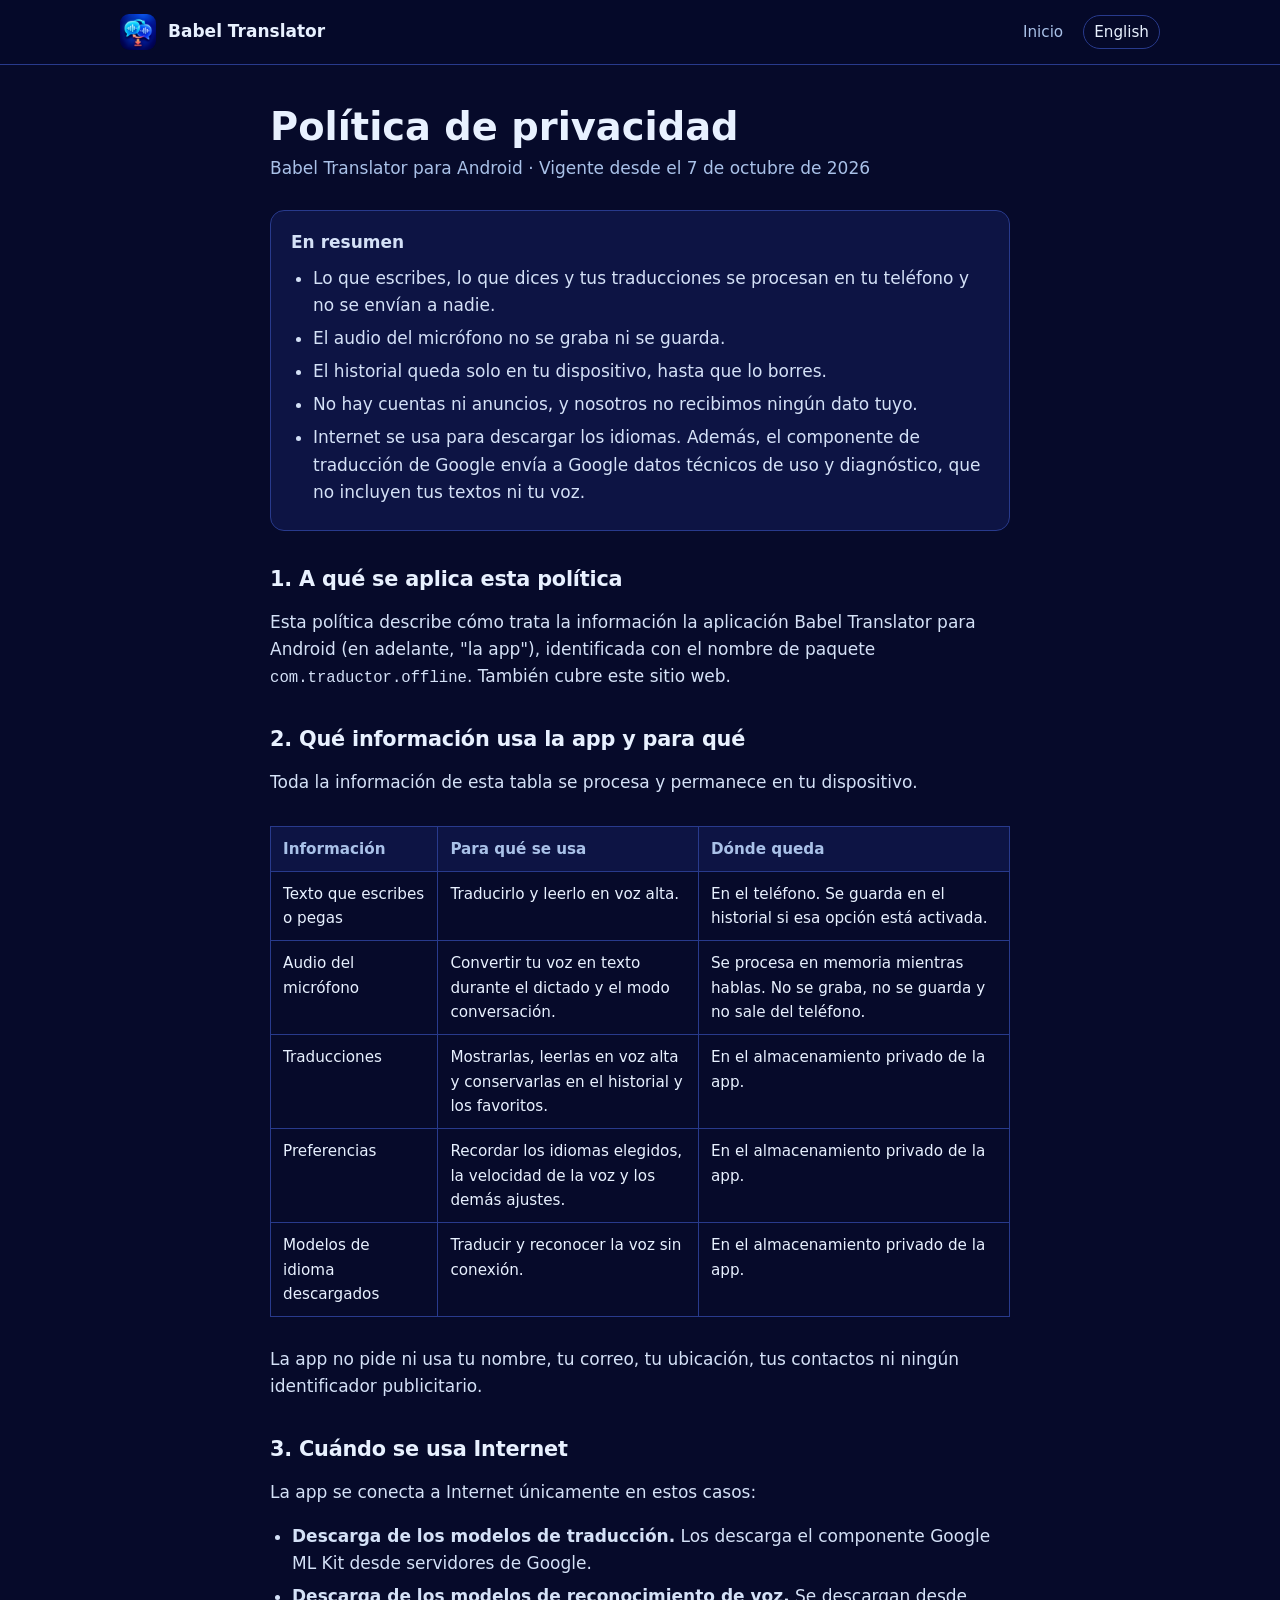
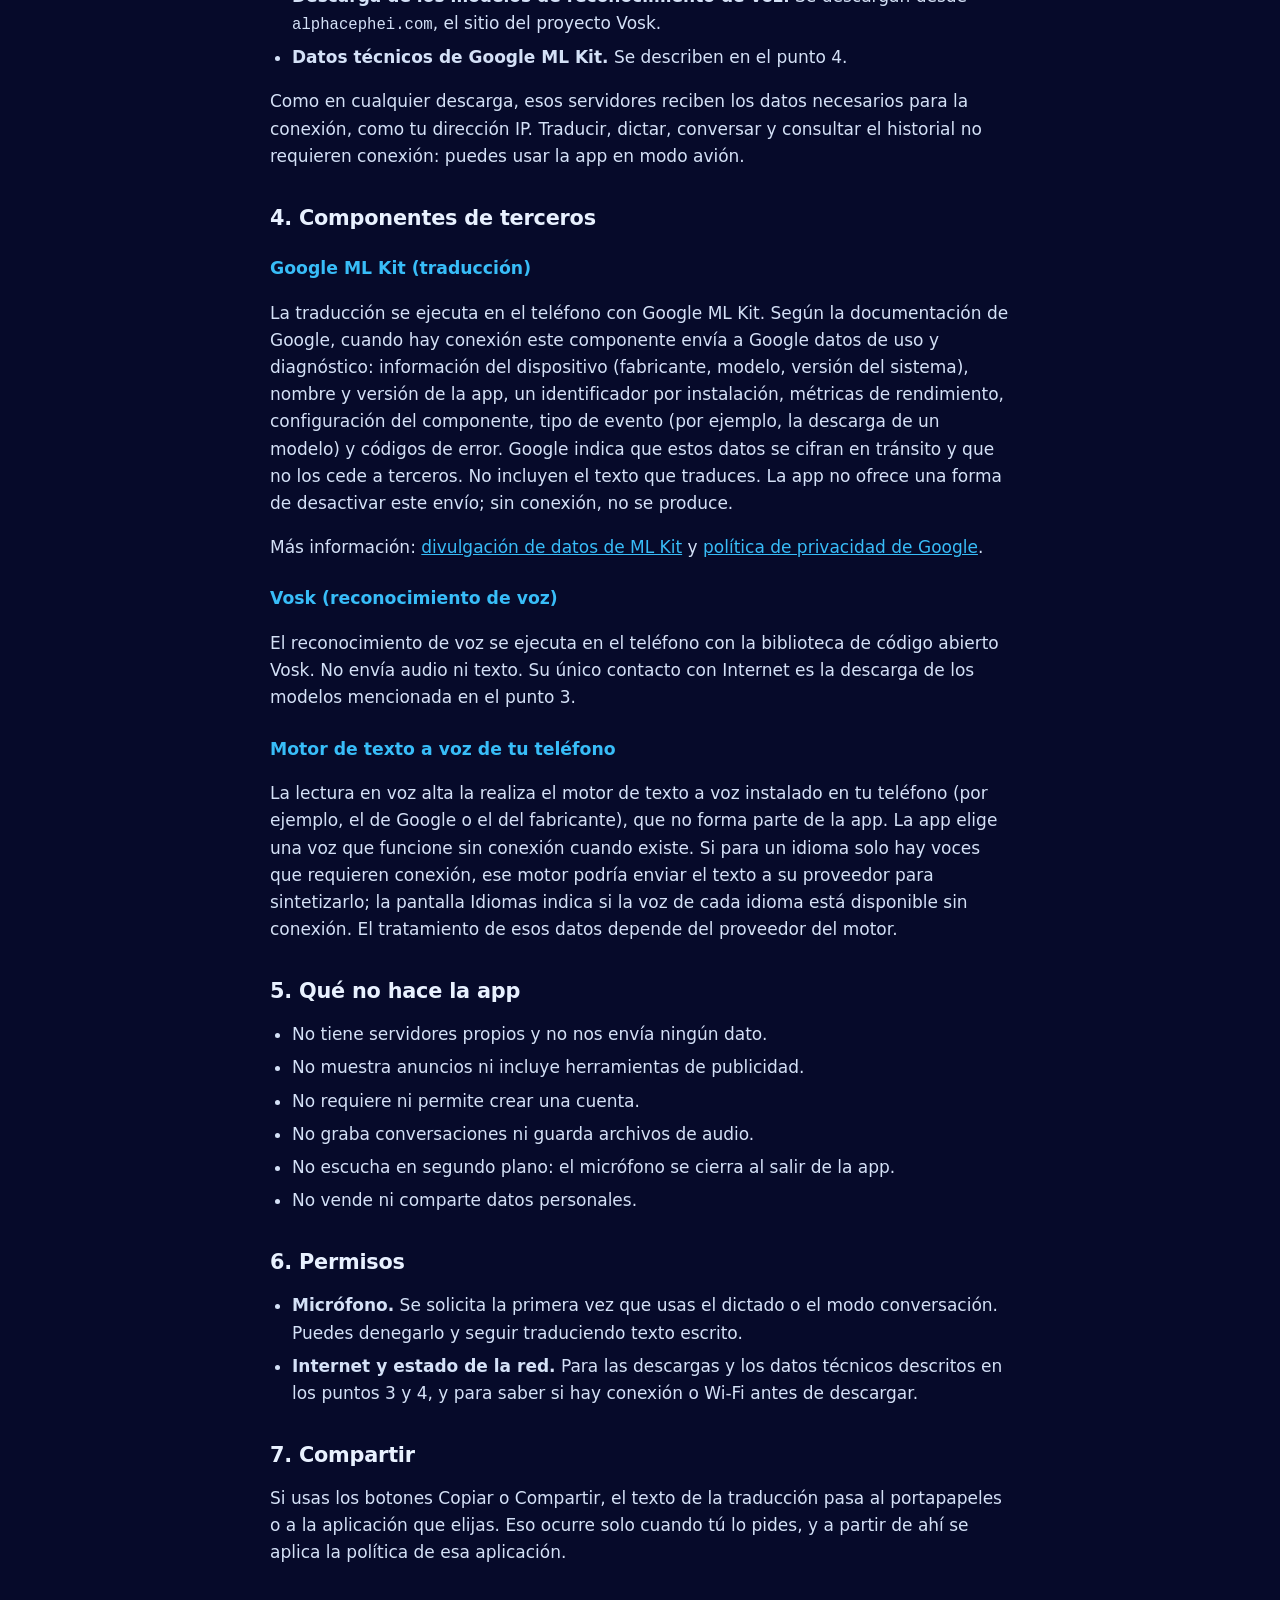
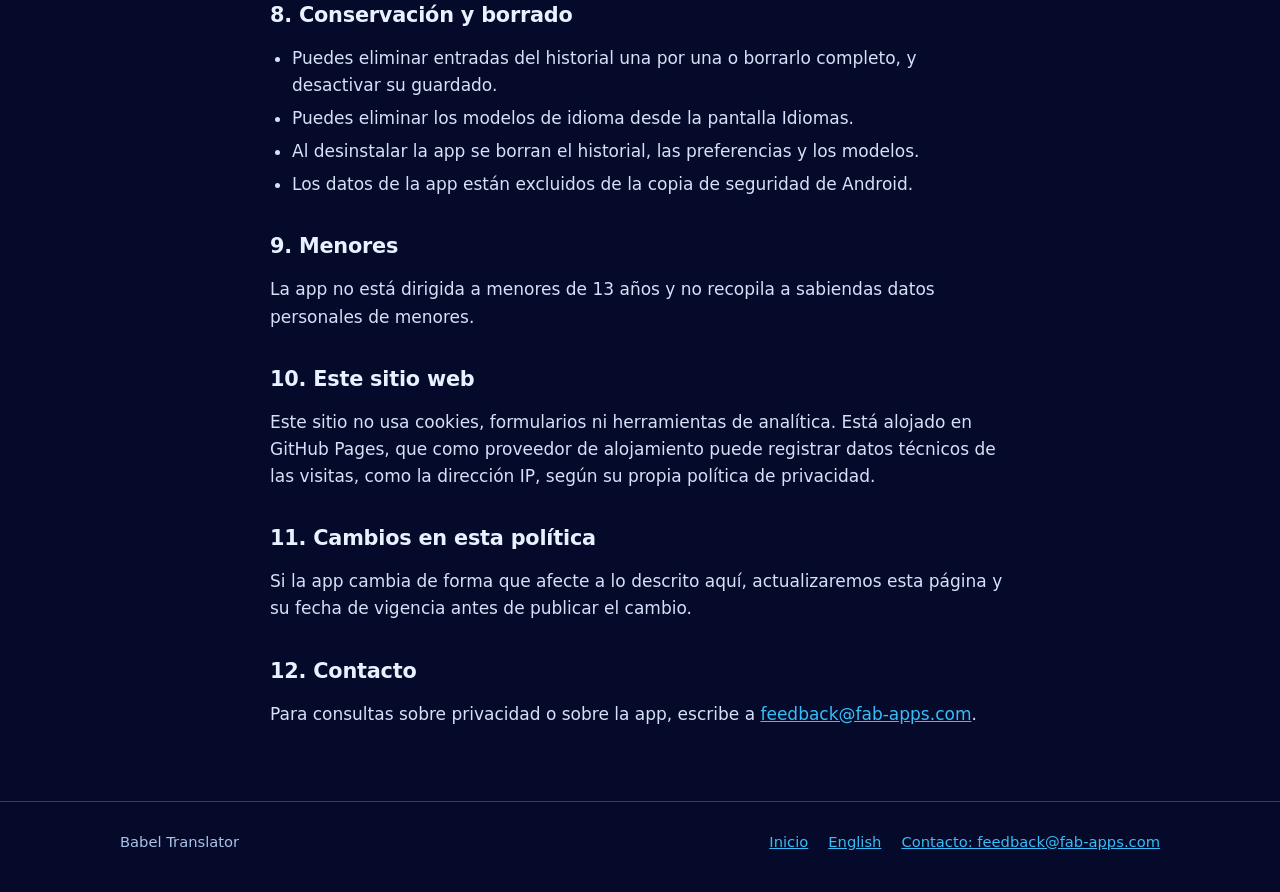
<file: privacidad.html>
<!doctype html>
<html lang="es">
  <head>
    <meta charset="utf-8" />
    <meta name="viewport" content="width=device-width, initial-scale=1" />
    <title>Política de privacidad — Babel Translator</title>
    <meta
      name="description"
      content="Política de privacidad de Babel Translator: el texto, la voz y el historial se procesan y quedan en el dispositivo. Qué datos técnicos envían los componentes de terceros y cuándo se usa Internet."
    />
    <meta name="theme-color" content="#060a2a" />
    <link rel="icon" type="image/png" href="assets/favicon.png" />
    <link rel="alternate" hreflang="en" href="en/privacy.html" />
    <link rel="stylesheet" href="assets/styles.css" />
  </head>
  <body>
    <header class="site-header">
      <div class="wrap">
        <a class="brand" href="./">
          <img src="assets/icon-192.png" alt="" width="36" height="36" />
          Babel Translator
        </a>
        <nav class="site-nav" aria-label="Principal">
          <a href="./">Inicio</a>
          <a class="lang" href="en/privacy.html" lang="en" hreflang="en">English</a>
        </nav>
      </div>
    </header>

    <main class="doc">
      <div class="wrap">
        <h1>Política de privacidad</h1>
        <p class="meta">Babel Translator para Android · Vigente desde el 7 de octubre de 2026</p>

        <div class="summary">
          <p><strong>En resumen</strong></p>
          <ul>
            <li>Lo que escribes, lo que dices y tus traducciones se procesan en tu teléfono y no se envían a nadie.</li>
            <li>El audio del micrófono no se graba ni se guarda.</li>
            <li>El historial queda solo en tu dispositivo, hasta que lo borres.</li>
            <li>No hay cuentas ni anuncios, y nosotros no recibimos ningún dato tuyo.</li>
            <li>
              Internet se usa para descargar los idiomas. Además, el componente de traducción de Google envía a
              Google datos técnicos de uso y diagnóstico, que no incluyen tus textos ni tu voz.
            </li>
          </ul>
        </div>

        <h2>1. A qué se aplica esta política</h2>
        <p>
          Esta política describe cómo trata la información la aplicación Babel Translator para Android (en adelante,
          "la app"), identificada con el nombre de paquete <code>com.traductor.offline</code>. También cubre este
          sitio web.
        </p>

        <h2>2. Qué información usa la app y para qué</h2>
        <p>Toda la información de esta tabla se procesa y permanece en tu dispositivo.</p>
        <div class="table-scroll">
          <table>
            <thead>
              <tr>
                <th scope="col">Información</th>
                <th scope="col">Para qué se usa</th>
                <th scope="col">Dónde queda</th>
              </tr>
            </thead>
            <tbody>
              <tr>
                <td>Texto que escribes o pegas</td>
                <td>Traducirlo y leerlo en voz alta.</td>
                <td>En el teléfono. Se guarda en el historial si esa opción está activada.</td>
              </tr>
              <tr>
                <td>Audio del micrófono</td>
                <td>Convertir tu voz en texto durante el dictado y el modo conversación.</td>
                <td>Se procesa en memoria mientras hablas. No se graba, no se guarda y no sale del teléfono.</td>
              </tr>
              <tr>
                <td>Traducciones</td>
                <td>Mostrarlas, leerlas en voz alta y conservarlas en el historial y los favoritos.</td>
                <td>En el almacenamiento privado de la app.</td>
              </tr>
              <tr>
                <td>Preferencias</td>
                <td>Recordar los idiomas elegidos, la velocidad de la voz y los demás ajustes.</td>
                <td>En el almacenamiento privado de la app.</td>
              </tr>
              <tr>
                <td>Modelos de idioma descargados</td>
                <td>Traducir y reconocer la voz sin conexión.</td>
                <td>En el almacenamiento privado de la app.</td>
              </tr>
            </tbody>
          </table>
        </div>
        <p>
          La app no pide ni usa tu nombre, tu correo, tu ubicación, tus contactos ni ningún identificador
          publicitario.
        </p>

        <h2>3. Cuándo se usa Internet</h2>
        <p>La app se conecta a Internet únicamente en estos casos:</p>
        <ul>
          <li>
            <strong>Descarga de los modelos de traducción.</strong> Los descarga el componente Google ML Kit desde
            servidores de Google.
          </li>
          <li>
            <strong>Descarga de los modelos de reconocimiento de voz.</strong> Se descargan desde
            <code>alphacephei.com</code>, el sitio del proyecto Vosk.
          </li>
          <li>
            <strong>Datos técnicos de Google ML Kit.</strong> Se describen en el punto 4.
          </li>
        </ul>
        <p>
          Como en cualquier descarga, esos servidores reciben los datos necesarios para la conexión, como tu
          dirección IP. Traducir, dictar, conversar y consultar el historial no requieren conexión: puedes usar la
          app en modo avión.
        </p>

        <h2>4. Componentes de terceros</h2>
        <h3>Google ML Kit (traducción)</h3>
        <p>
          La traducción se ejecuta en el teléfono con Google ML Kit. Según la documentación de Google, cuando hay
          conexión este componente envía a Google datos de uso y diagnóstico: información del dispositivo (fabricante,
          modelo, versión del sistema), nombre y versión de la app, un identificador por instalación, métricas de
          rendimiento, configuración del componente, tipo de evento (por ejemplo, la descarga de un modelo) y códigos
          de error. Google indica que estos datos se cifran en tránsito y que no los cede a terceros. No incluyen el
          texto que traduces. La app no ofrece una forma de desactivar este envío; sin conexión, no se produce.
        </p>
        <p>
          Más información:
          <a href="https://developers.google.com/ml-kit/android-data-disclosure" rel="noopener"
            >divulgación de datos de ML Kit</a
          >
          y
          <a href="https://policies.google.com/privacy" rel="noopener">política de privacidad de Google</a>.
        </p>
        <h3>Vosk (reconocimiento de voz)</h3>
        <p>
          El reconocimiento de voz se ejecuta en el teléfono con la biblioteca de código abierto Vosk. No envía
          audio ni texto. Su único contacto con Internet es la descarga de los modelos mencionada en el punto 3.
        </p>
        <h3>Motor de texto a voz de tu teléfono</h3>
        <p>
          La lectura en voz alta la realiza el motor de texto a voz instalado en tu teléfono (por ejemplo, el de
          Google o el del fabricante), que no forma parte de la app. La app elige una voz que funcione sin conexión
          cuando existe. Si para un idioma solo hay voces que requieren conexión, ese motor podría enviar el texto a
          su proveedor para sintetizarlo; la pantalla Idiomas indica si la voz de cada idioma está disponible sin
          conexión. El tratamiento de esos datos depende del proveedor del motor.
        </p>

        <h2>5. Qué no hace la app</h2>
        <ul>
          <li>No tiene servidores propios y no nos envía ningún dato.</li>
          <li>No muestra anuncios ni incluye herramientas de publicidad.</li>
          <li>No requiere ni permite crear una cuenta.</li>
          <li>No graba conversaciones ni guarda archivos de audio.</li>
          <li>No escucha en segundo plano: el micrófono se cierra al salir de la app.</li>
          <li>No vende ni comparte datos personales.</li>
        </ul>

        <h2>6. Permisos</h2>
        <ul>
          <li>
            <strong>Micrófono.</strong> Se solicita la primera vez que usas el dictado o el modo conversación. Puedes
            denegarlo y seguir traduciendo texto escrito.
          </li>
          <li>
            <strong>Internet y estado de la red.</strong> Para las descargas y los datos técnicos descritos en los
            puntos 3 y 4, y para saber si hay conexión o Wi-Fi antes de descargar.
          </li>
        </ul>

        <h2>7. Compartir</h2>
        <p>
          Si usas los botones Copiar o Compartir, el texto de la traducción pasa al portapapeles o a la aplicación
          que elijas. Eso ocurre solo cuando tú lo pides, y a partir de ahí se aplica la política de esa aplicación.
        </p>

        <h2>8. Conservación y borrado</h2>
        <ul>
          <li>Puedes eliminar entradas del historial una por una o borrarlo completo, y desactivar su guardado.</li>
          <li>Puedes eliminar los modelos de idioma desde la pantalla Idiomas.</li>
          <li>Al desinstalar la app se borran el historial, las preferencias y los modelos.</li>
          <li>Los datos de la app están excluidos de la copia de seguridad de Android.</li>
        </ul>

        <h2>9. Menores</h2>
        <p>La app no está dirigida a menores de 13 años y no recopila a sabiendas datos personales de menores.</p>

        <h2>10. Este sitio web</h2>
        <p>
          Este sitio no usa cookies, formularios ni herramientas de analítica. Está alojado en GitHub Pages, que como
          proveedor de alojamiento puede registrar datos técnicos de las visitas, como la dirección IP, según su
          propia política de privacidad.
        </p>

        <h2>11. Cambios en esta política</h2>
        <p>
          Si la app cambia de forma que afecte a lo descrito aquí, actualizaremos esta página y su fecha de vigencia
          antes de publicar el cambio.
        </p>

        <h2>12. Contacto</h2>
        <p>
          Para consultas sobre privacidad o sobre la app, escribe a
          <a href="mailto:feedback@fab-apps.com">feedback@fab-apps.com</a>.
        </p>
      </div>
    </main>

    <footer class="site-footer">
      <div class="wrap">
        <span>Babel Translator</span>
        <nav aria-label="Pie de página">
          <a href="./">Inicio</a>
          <a href="en/privacy.html" lang="en" hreflang="en">English</a>
          <a href="mailto:feedback@fab-apps.com">Contacto: feedback@fab-apps.com</a>
        </nav>
      </div>
    </footer>
  </body>
</html>
</file>
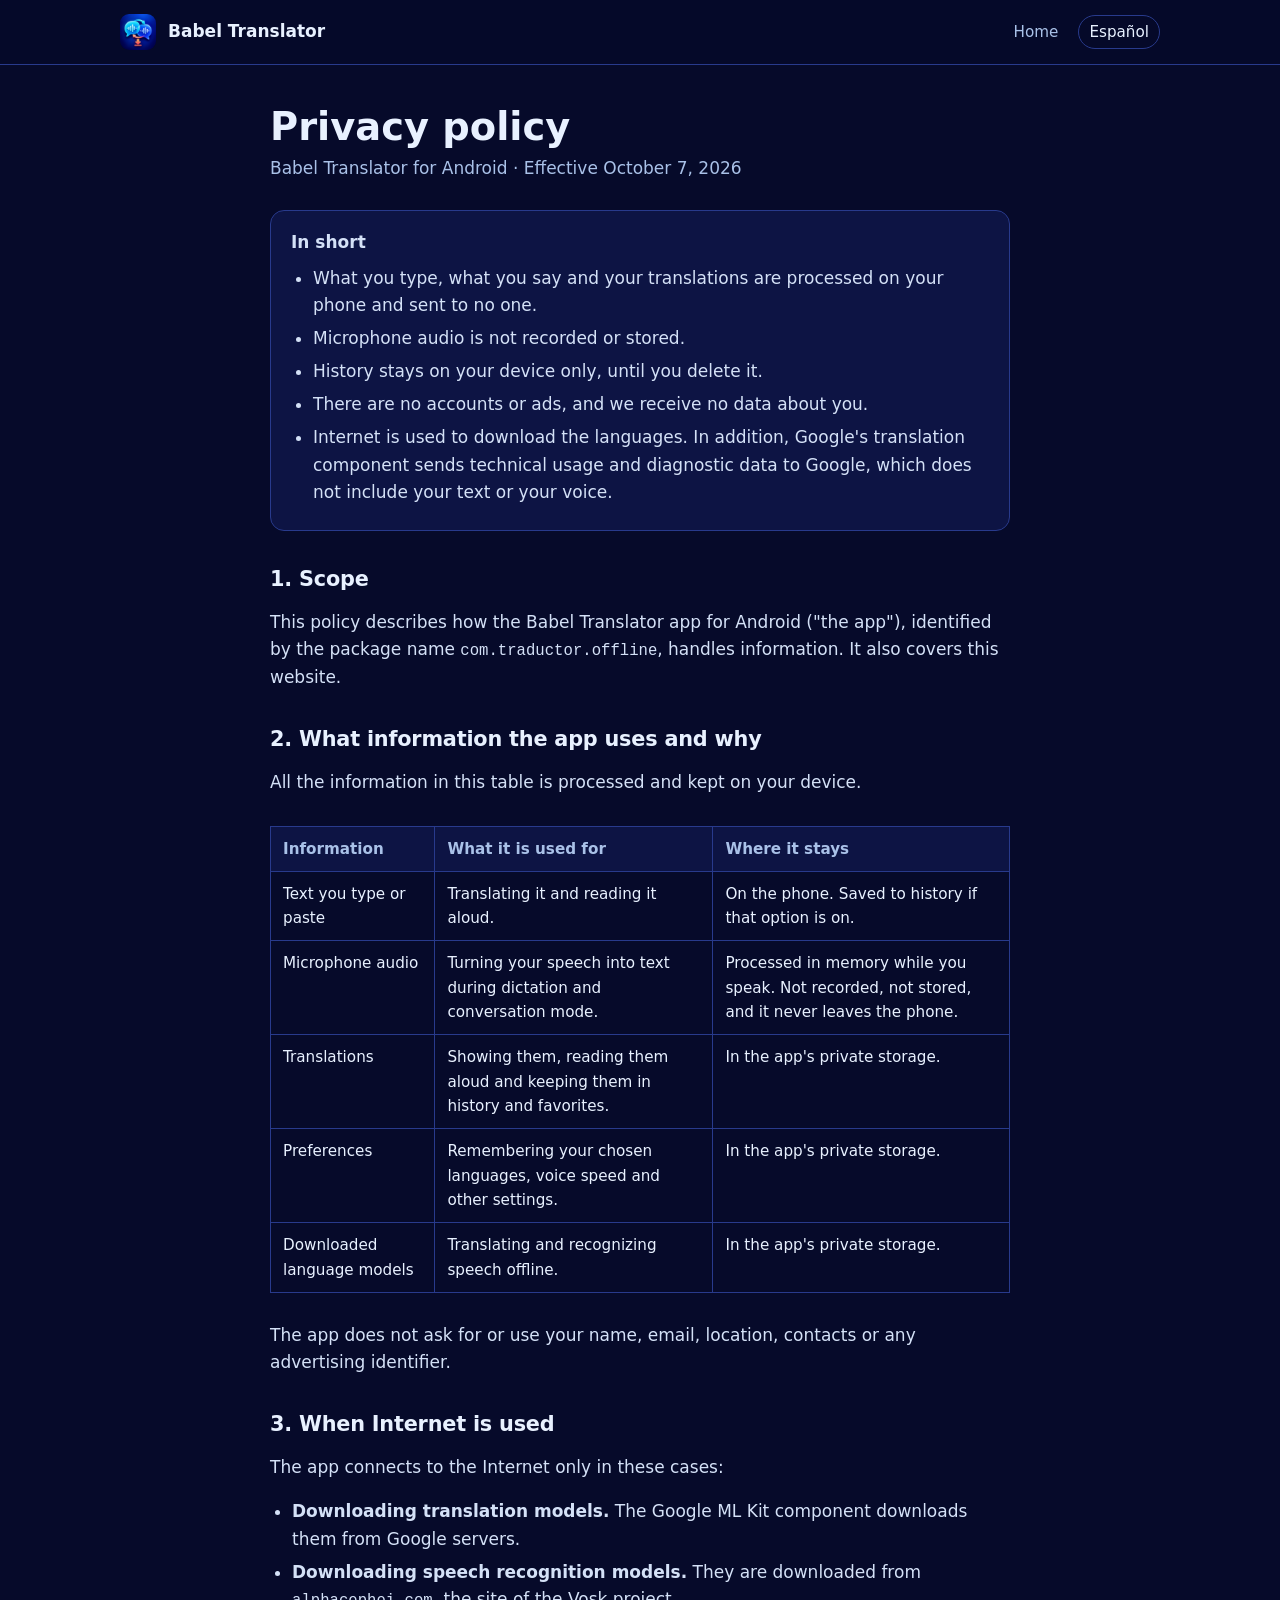
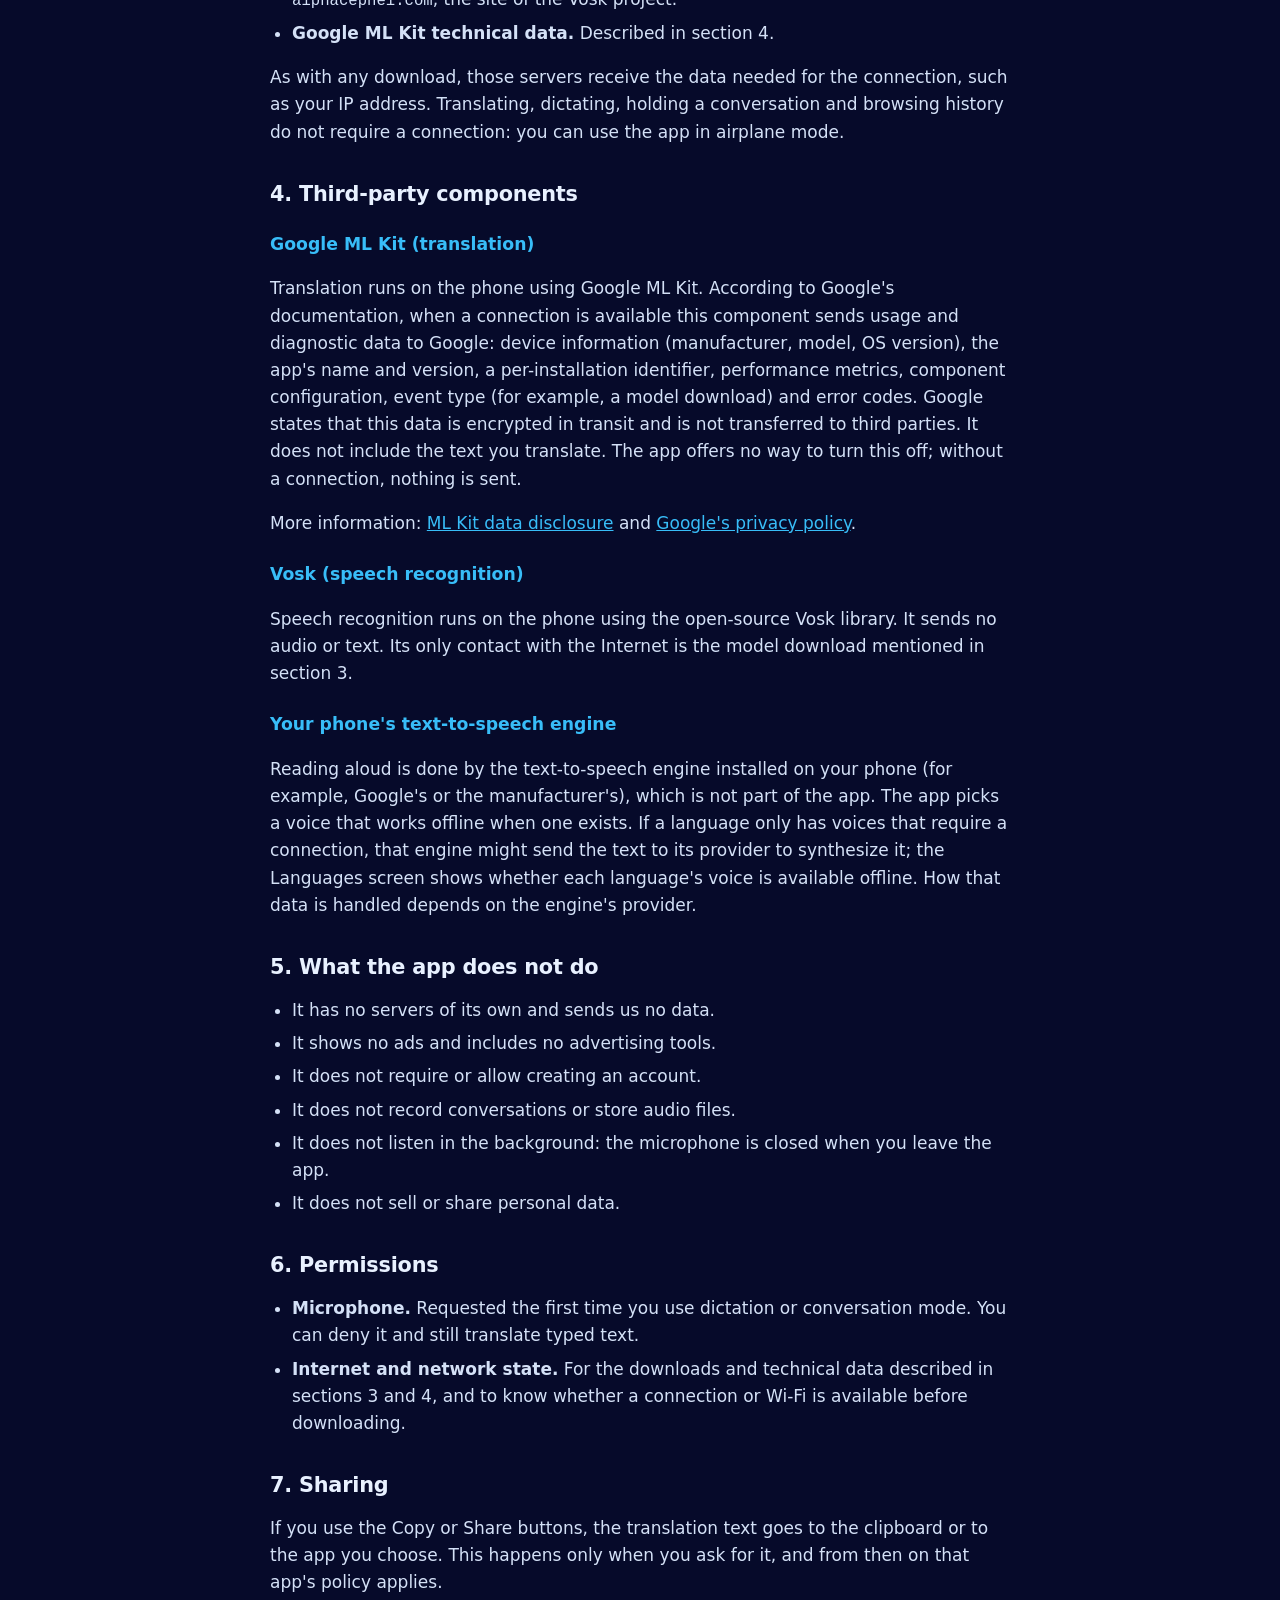
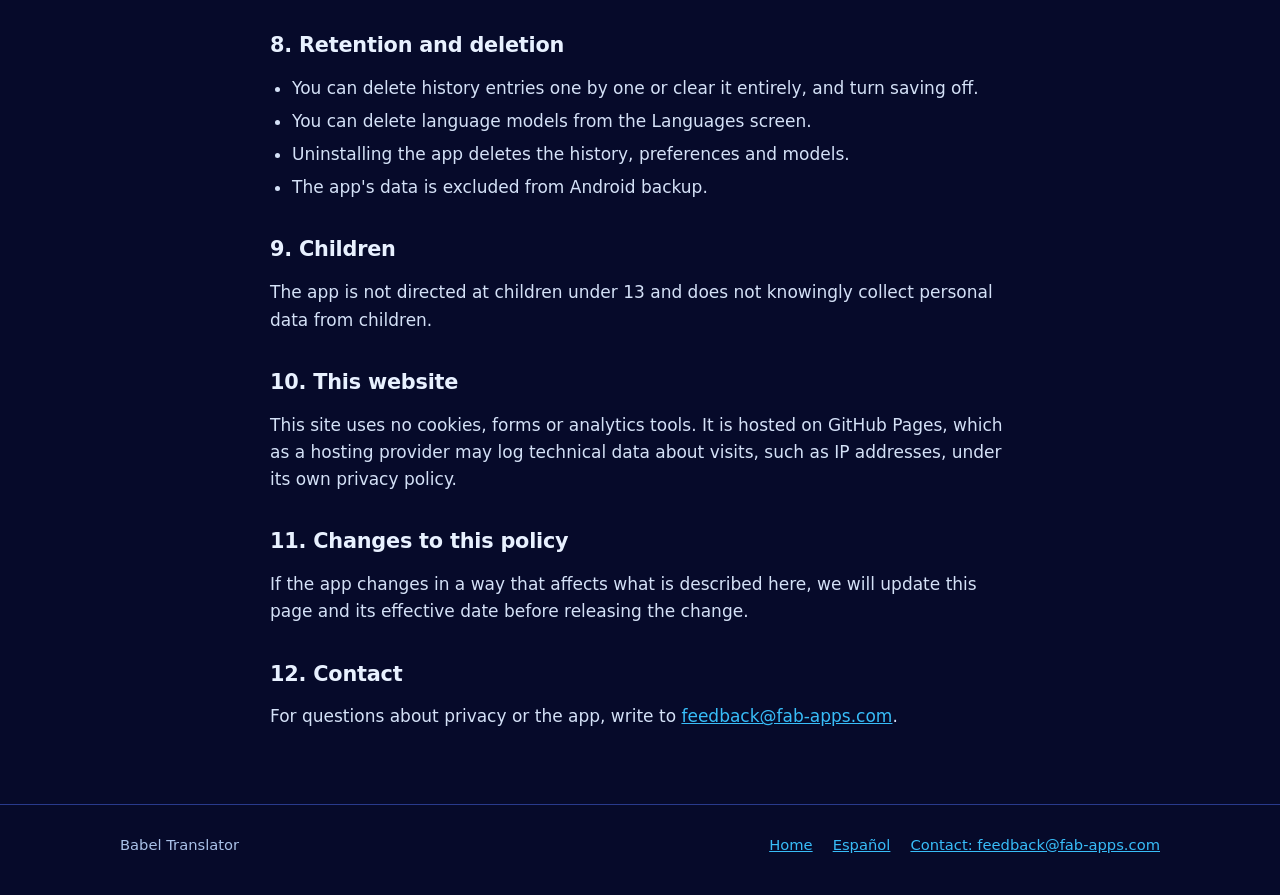
<file: en/privacy.html>
<!doctype html>
<html lang="en">
  <head>
    <meta charset="utf-8" />
    <meta name="viewport" content="width=device-width, initial-scale=1" />
    <title>Privacy policy — Babel Translator</title>
    <meta
      name="description"
      content="Privacy policy for Babel Translator: text, voice and history are processed and kept on the device. What technical data third-party components send and when Internet is used."
    />
    <meta name="theme-color" content="#060a2a" />
    <link rel="icon" type="image/png" href="../assets/favicon.png" />
    <link rel="alternate" hreflang="es" href="../privacidad.html" />
    <link rel="stylesheet" href="../assets/styles.css" />
  </head>
  <body>
    <header class="site-header">
      <div class="wrap">
        <a class="brand" href="./">
          <img src="../assets/icon-192.png" alt="" width="36" height="36" />
          Babel Translator
        </a>
        <nav class="site-nav" aria-label="Main">
          <a href="./">Home</a>
          <a class="lang" href="../privacidad.html" lang="es" hreflang="es">Español</a>
        </nav>
      </div>
    </header>

    <main class="doc">
      <div class="wrap">
        <h1>Privacy policy</h1>
        <p class="meta">Babel Translator for Android · Effective October 7, 2026</p>

        <div class="summary">
          <p><strong>In short</strong></p>
          <ul>
            <li>What you type, what you say and your translations are processed on your phone and sent to no one.</li>
            <li>Microphone audio is not recorded or stored.</li>
            <li>History stays on your device only, until you delete it.</li>
            <li>There are no accounts or ads, and we receive no data about you.</li>
            <li>
              Internet is used to download the languages. In addition, Google's translation component sends
              technical usage and diagnostic data to Google, which does not include your text or your voice.
            </li>
          </ul>
        </div>

        <h2>1. Scope</h2>
        <p>
          This policy describes how the Babel Translator app for Android ("the app"), identified by the package name <code>com.traductor.offline</code>, handles
          information. It also covers this website.
        </p>

        <h2>2. What information the app uses and why</h2>
        <p>All the information in this table is processed and kept on your device.</p>
        <div class="table-scroll">
          <table>
            <thead>
              <tr>
                <th scope="col">Information</th>
                <th scope="col">What it is used for</th>
                <th scope="col">Where it stays</th>
              </tr>
            </thead>
            <tbody>
              <tr>
                <td>Text you type or paste</td>
                <td>Translating it and reading it aloud.</td>
                <td>On the phone. Saved to history if that option is on.</td>
              </tr>
              <tr>
                <td>Microphone audio</td>
                <td>Turning your speech into text during dictation and conversation mode.</td>
                <td>Processed in memory while you speak. Not recorded, not stored, and it never leaves the phone.</td>
              </tr>
              <tr>
                <td>Translations</td>
                <td>Showing them, reading them aloud and keeping them in history and favorites.</td>
                <td>In the app's private storage.</td>
              </tr>
              <tr>
                <td>Preferences</td>
                <td>Remembering your chosen languages, voice speed and other settings.</td>
                <td>In the app's private storage.</td>
              </tr>
              <tr>
                <td>Downloaded language models</td>
                <td>Translating and recognizing speech offline.</td>
                <td>In the app's private storage.</td>
              </tr>
            </tbody>
          </table>
        </div>
        <p>
          The app does not ask for or use your name, email, location, contacts or any advertising identifier.
        </p>

        <h2>3. When Internet is used</h2>
        <p>The app connects to the Internet only in these cases:</p>
        <ul>
          <li>
            <strong>Downloading translation models.</strong> The Google ML Kit component downloads them from Google
            servers.
          </li>
          <li>
            <strong>Downloading speech recognition models.</strong> They are downloaded from
            <code>alphacephei.com</code>, the site of the Vosk project.
          </li>
          <li><strong>Google ML Kit technical data.</strong> Described in section 4.</li>
        </ul>
        <p>
          As with any download, those servers receive the data needed for the connection, such as your IP address.
          Translating, dictating, holding a conversation and browsing history do not require a connection: you can
          use the app in airplane mode.
        </p>

        <h2>4. Third-party components</h2>
        <h3>Google ML Kit (translation)</h3>
        <p>
          Translation runs on the phone using Google ML Kit. According to Google's documentation, when a connection
          is available this component sends usage and diagnostic data to Google: device information (manufacturer,
          model, OS version), the app's name and version, a per-installation identifier, performance metrics,
          component configuration, event type (for example, a model download) and error codes. Google states that
          this data is encrypted in transit and is not transferred to third parties. It does not include the text
          you translate. The app offers no way to turn this off; without a connection, nothing is sent.
        </p>
        <p>
          More information:
          <a href="https://developers.google.com/ml-kit/android-data-disclosure" rel="noopener"
            >ML Kit data disclosure</a
          >
          and
          <a href="https://policies.google.com/privacy" rel="noopener">Google's privacy policy</a>.
        </p>
        <h3>Vosk (speech recognition)</h3>
        <p>
          Speech recognition runs on the phone using the open-source Vosk library. It sends no audio or text. Its
          only contact with the Internet is the model download mentioned in section 3.
        </p>
        <h3>Your phone's text-to-speech engine</h3>
        <p>
          Reading aloud is done by the text-to-speech engine installed on your phone (for example, Google's or the
          manufacturer's), which is not part of the app. The app picks a voice that works offline when one exists.
          If a language only has voices that require a connection, that engine might send the text to its provider
          to synthesize it; the Languages screen shows whether each language's voice is available offline. How that
          data is handled depends on the engine's provider.
        </p>

        <h2>5. What the app does not do</h2>
        <ul>
          <li>It has no servers of its own and sends us no data.</li>
          <li>It shows no ads and includes no advertising tools.</li>
          <li>It does not require or allow creating an account.</li>
          <li>It does not record conversations or store audio files.</li>
          <li>It does not listen in the background: the microphone is closed when you leave the app.</li>
          <li>It does not sell or share personal data.</li>
        </ul>

        <h2>6. Permissions</h2>
        <ul>
          <li>
            <strong>Microphone.</strong> Requested the first time you use dictation or conversation mode. You can
            deny it and still translate typed text.
          </li>
          <li>
            <strong>Internet and network state.</strong> For the downloads and technical data described in sections
            3 and 4, and to know whether a connection or Wi-Fi is available before downloading.
          </li>
        </ul>

        <h2>7. Sharing</h2>
        <p>
          If you use the Copy or Share buttons, the translation text goes to the clipboard or to the app you choose.
          This happens only when you ask for it, and from then on that app's policy applies.
        </p>

        <h2>8. Retention and deletion</h2>
        <ul>
          <li>You can delete history entries one by one or clear it entirely, and turn saving off.</li>
          <li>You can delete language models from the Languages screen.</li>
          <li>Uninstalling the app deletes the history, preferences and models.</li>
          <li>The app's data is excluded from Android backup.</li>
        </ul>

        <h2>9. Children</h2>
        <p>The app is not directed at children under 13 and does not knowingly collect personal data from children.</p>

        <h2>10. This website</h2>
        <p>
          This site uses no cookies, forms or analytics tools. It is hosted on GitHub Pages, which as a hosting
          provider may log technical data about visits, such as IP addresses, under its own privacy policy.
        </p>

        <h2>11. Changes to this policy</h2>
        <p>
          If the app changes in a way that affects what is described here, we will update this page and its
          effective date before releasing the change.
        </p>

        <h2>12. Contact</h2>
        <p>
          For questions about privacy or the app, write to
          <a href="mailto:feedback@fab-apps.com">feedback@fab-apps.com</a>.
        </p>
      </div>
    </main>

    <footer class="site-footer">
      <div class="wrap">
        <span>Babel Translator</span>
        <nav aria-label="Footer">
          <a href="./">Home</a>
          <a href="../privacidad.html" lang="es" hreflang="es">Español</a>
          <a href="mailto:feedback@fab-apps.com">Contact: feedback@fab-apps.com</a>
        </nav>
      </div>
    </footer>
  </body>
</html>
</file>
<file: assets/styles.css>
:root {
  --bg: #060a2a;
  --bg-raised: #0d1444;
  --bg-panel: #131c58;
  --border: #283a8c;
  --text: #e8f1ff;
  --text-soft: #a9c1e8;
  --accent: #38bdf8;
  --accent-strong: #7dd3fc;
  --accent-ink: #04122a;
  --teal: #fb7a5c;
  --max: 1080px;
}

* {
  box-sizing: border-box;
}

html {
  scroll-behavior: smooth;
}

body {
  margin: 0;
  background: var(--bg);
  color: var(--text);
  font-family: system-ui, -apple-system, 'Segoe UI', Roboto, 'Helvetica Neue', Arial, sans-serif;
  font-size: 17px;
  line-height: 1.6;
  -webkit-font-smoothing: antialiased;
}

a {
  color: var(--accent);
}

a:hover {
  color: var(--accent-strong);
}

a:focus-visible,
.button:focus-visible {
  outline: 3px solid var(--accent-strong);
  outline-offset: 3px;
  border-radius: 6px;
}

img {
  max-width: 100%;
  height: auto;
}

.wrap {
  width: 100%;
  max-width: var(--max);
  margin: 0 auto;
  padding: 0 20px;
}

/* Cabecera */

.site-header {
  position: sticky;
  top: 0;
  z-index: 10;
  background: rgba(6, 10, 42, 0.92);
  backdrop-filter: blur(8px);
  border-bottom: 1px solid var(--border);
}

.site-header .wrap {
  display: flex;
  align-items: center;
  justify-content: space-between;
  gap: 16px;
  min-height: 64px;
}

.brand {
  display: flex;
  align-items: center;
  gap: 12px;
  color: var(--text);
  font-weight: 700;
  text-decoration: none;
}

.brand img {
  width: 36px;
  height: 36px;
  border-radius: 9px;
}

.site-nav {
  display: flex;
  align-items: center;
  gap: 20px;
  font-size: 0.95rem;
}

.site-nav a {
  color: var(--text-soft);
  text-decoration: none;
}

.site-nav a:hover {
  color: var(--text);
}

.site-nav .lang {
  padding: 4px 10px;
  border: 1px solid var(--border);
  border-radius: 999px;
  color: var(--text);
}

/* Portada */

.hero {
  padding: 56px 0 40px;
}

.hero-grid {
  display: grid;
  grid-template-columns: minmax(0, 5fr) minmax(0, 6fr);
  gap: 40px;
  align-items: center;
}

.hero h1 {
  margin: 0 0 16px;
  font-size: clamp(2rem, 5vw, 3.1rem);
  line-height: 1.12;
  letter-spacing: -0.02em;
}

.hero h1 span {
  color: var(--accent);
}

.lead {
  margin: 0 0 24px;
  font-size: 1.15rem;
  color: var(--text-soft);
}

.hero-art {
  border: 1px solid var(--border);
  border-radius: 18px;
  box-shadow: 0 20px 60px rgba(0, 0, 0, 0.45);
  display: block;
}

.actions {
  display: flex;
  flex-wrap: wrap;
  gap: 12px;
  align-items: center;
}

.button {
  display: inline-block;
  padding: 12px 20px;
  border-radius: 10px;
  font-weight: 700;
  text-decoration: none;
}

.button-primary {
  background: var(--accent);
  color: var(--accent-ink);
}

.button-primary:hover {
  background: var(--accent-strong);
  color: var(--accent-ink);
}

.button-ghost {
  border: 1px solid var(--border);
  color: var(--text);
}

.badge-soon {
  display: inline-block;
  padding: 12px 20px;
  border: 1px dashed var(--accent);
  border-radius: 10px;
  color: var(--accent);
  font-weight: 700;
}

.fine {
  margin-top: 14px;
  font-size: 0.9rem;
  color: var(--text-soft);
}

/* Secciones */

section {
  padding: 48px 0;
}

section + section {
  border-top: 1px solid var(--border);
}

h2 {
  margin: 0 0 8px;
  font-size: clamp(1.5rem, 3.4vw, 2rem);
  line-height: 1.2;
  letter-spacing: -0.01em;
}

.section-lead {
  margin: 0 0 28px;
  max-width: 62ch;
  color: var(--text-soft);
}

.cards {
  display: grid;
  grid-template-columns: repeat(auto-fit, minmax(250px, 1fr));
  gap: 16px;
  margin: 0;
  padding: 0;
  list-style: none;
}

.card {
  padding: 20px;
  background: var(--bg-raised);
  border: 1px solid var(--border);
  border-radius: 14px;
}

.card h3 {
  margin: 0 0 6px;
  font-size: 1.08rem;
  color: var(--accent);
}

.card p {
  margin: 0;
  color: var(--text-soft);
}

.privacy-band {
  background: linear-gradient(180deg, var(--bg-raised), var(--bg));
}

.checks {
  display: grid;
  grid-template-columns: repeat(auto-fit, minmax(250px, 1fr));
  gap: 12px 24px;
  margin: 0 0 24px;
  padding: 0;
  list-style: none;
}

.checks li {
  position: relative;
  padding-left: 30px;
}

.checks li::before {
  content: '';
  position: absolute;
  left: 2px;
  top: 0.38em;
  width: 14px;
  height: 8px;
  border-left: 3px solid var(--teal);
  border-bottom: 3px solid var(--teal);
  transform: rotate(-45deg);
}

.steps {
  display: grid;
  grid-template-columns: repeat(auto-fit, minmax(230px, 1fr));
  gap: 16px;
  margin: 0;
  padding: 0;
  list-style: none;
  counter-reset: step;
}

.steps li {
  position: relative;
  padding: 20px 20px 20px 64px;
  background: var(--bg-raised);
  border: 1px solid var(--border);
  border-radius: 14px;
  counter-increment: step;
}

.steps li::before {
  content: counter(step);
  position: absolute;
  left: 18px;
  top: 20px;
  width: 32px;
  height: 32px;
  border-radius: 50%;
  background: var(--accent);
  color: var(--accent-ink);
  font-weight: 800;
  text-align: center;
  line-height: 32px;
}

.steps strong {
  display: block;
  margin-bottom: 4px;
}

.steps span {
  color: var(--text-soft);
}

.facts {
  display: grid;
  grid-template-columns: max-content 1fr;
  gap: 10px 24px;
  margin: 0;
}

.facts dt {
  color: var(--text-soft);
}

.facts dd {
  margin: 0;
}

.note {
  margin-top: 24px;
  padding: 16px 18px;
  background: var(--bg-panel);
  border-left: 4px solid var(--accent);
  border-radius: 8px;
  color: var(--text-soft);
}

/* Documento legal */

.doc {
  padding: 40px 0 56px;
}

.doc .wrap {
  max-width: 780px;
}

.doc h1 {
  margin: 0 0 6px;
  font-size: clamp(1.8rem, 4.5vw, 2.4rem);
  line-height: 1.15;
}

.doc .meta {
  margin: 0 0 28px;
  color: var(--text-soft);
}

.doc h2 {
  margin: 36px 0 10px;
  font-size: 1.3rem;
}

.doc p,
.doc li {
  color: #d4e1f7;
}

.doc ul {
  padding-left: 22px;
}

.doc li {
  margin-bottom: 6px;
}

.summary {
  padding: 18px 20px;
  background: var(--bg-raised);
  border: 1px solid var(--border);
  border-radius: 14px;
}

.summary p {
  margin: 0 0 8px;
}

.summary ul {
  margin: 0;
}

table {
  width: 100%;
  border-collapse: collapse;
  margin: 12px 0;
  font-size: 0.95rem;
}

th,
td {
  padding: 10px 12px;
  border: 1px solid var(--border);
  text-align: left;
  vertical-align: top;
}

th {
  background: var(--bg-raised);
  color: var(--text-soft);
  font-weight: 600;
}

.table-scroll {
  overflow-x: auto;
}

/* Pie */

.site-footer {
  padding: 28px 0 40px;
  border-top: 1px solid var(--border);
  color: var(--text-soft);
  font-size: 0.92rem;
}

.site-footer .wrap {
  display: flex;
  flex-wrap: wrap;
  gap: 8px 24px;
  justify-content: space-between;
}

.site-footer nav {
  display: flex;
  flex-wrap: wrap;
  gap: 8px 20px;
}

@media (max-width: 820px) {
  .hero {
    padding-top: 32px;
  }

  .hero-grid {
    grid-template-columns: 1fr;
    gap: 28px;
  }

  .site-nav .optional {
    display: none;
  }

  .facts {
    grid-template-columns: 1fr;
    gap: 2px;
  }

  .facts dd {
    margin-bottom: 12px;
  }
}

@media (prefers-reduced-motion: reduce) {
  html {
    scroll-behavior: auto;
  }
}

.langs {
  display: flex;
  flex-wrap: wrap;
  gap: 10px;
  margin: 0 0 24px;
  padding: 0;
  list-style: none;
}

.langs li {
  padding: 6px 14px;
  background: var(--bg-raised);
  border: 1px solid var(--border);
  border-radius: 999px;
  font-weight: 600;
}

code {
  font-size: 0.92em;
  overflow-wrap: anywhere;
}

.doc h3 {
  margin: 24px 0 6px;
  font-size: 1.08rem;
  color: var(--accent);
}

.brand {
  white-space: nowrap;
}
</file>
<file: demo/demo.css>
/* Estilos propios de la página demo; el resto viene de ../assets/styles.css. */

.eyebrow {
  margin: 0 0 10px;
  color: var(--accent);
  font-size: 0.9rem;
  font-weight: 700;
  letter-spacing: 0.04em;
  text-transform: uppercase;
}

.hero h1 span {
  display: block;
  margin-top: 6px;
  font-size: 0.55em;
  letter-spacing: 0;
}

.hero-grid {
  grid-template-columns: minmax(0, 7fr) minmax(0, 4fr);
}

.hero-shot {
  margin: 0;
  justify-self: center;
  max-width: 300px;
}

.hero-shot img,
.gallery img {
  display: block;
  border: 1px solid var(--border);
  border-radius: 18px;
}

.gallery {
  display: grid;
  grid-template-columns: repeat(auto-fill, minmax(170px, 1fr));
  gap: 20px;
  margin: 0;
  padding: 0;
  list-style: none;
}

.gallery figure {
  margin: 0;
}

.gallery a {
  display: block;
  border-radius: 18px;
}

.gallery figcaption {
  margin-top: 10px;
  color: var(--text-soft);
  font-size: 0.92rem;
  line-height: 1.4;
}

.sub {
  margin: 36px 0 12px;
  font-size: 1.2rem;
}

.demo-steps {
  margin: 0;
  padding-left: 22px;
  max-width: 70ch;
}

.demo-steps li {
  margin-bottom: 8px;
  color: var(--text-soft);
}

.demo-steps em,
.steps em {
  color: var(--text);
  font-style: normal;
  font-weight: 600;
}

.flow {
  display: flex;
  flex-wrap: wrap;
  align-items: center;
  gap: 10px;
  margin: 0 0 28px;
}

.node {
  display: flex;
  flex-direction: column;
  min-width: 140px;
  padding: 14px 16px;
  background: var(--bg-raised);
  border: 1px solid var(--border);
  border-radius: 12px;
  font-weight: 700;
}

.node small {
  margin-top: 2px;
  color: var(--text-soft);
  font-size: 0.85rem;
  font-weight: 400;
}

.arrow {
  color: var(--accent);
  font-size: 1.4rem;
}

.facts code {
  font-size: 0.85rem;
}

#lightbox {
  max-width: min(92vw, 520px);
  max-height: 94vh;
  padding: 12px;
  background: var(--bg-raised);
  border: 1px solid var(--border);
  border-radius: 16px;
  color: var(--text);
}

#lightbox::backdrop {
  background: rgba(2, 4, 18, 0.85);
}

#lightbox img {
  display: block;
  max-width: 100%;
  max-height: 80vh;
  margin: 0 auto;
  border-radius: 12px;
}

.lightbox-caption {
  margin: 10px 4px 2px;
  color: var(--text-soft);
  font-size: 0.92rem;
}

.lightbox-close {
  float: right;
  min-width: 44px;
  min-height: 44px;
  margin: -6px -6px 0 0;
  background: none;
  border: 0;
  color: var(--text);
  font-size: 1.8rem;
  line-height: 1;
  cursor: pointer;
}

.lightbox-close:focus-visible {
  outline: 3px solid var(--accent-strong);
  border-radius: 8px;
}

@media (max-width: 820px) {
  .hero-grid {
    grid-template-columns: 1fr;
  }

  .hero-shot {
    max-width: 240px;
  }

  .arrow {
    transform: rotate(90deg);
    width: 100%;
    text-align: center;
  }

  .node {
    width: 100%;
  }
}
</file>
